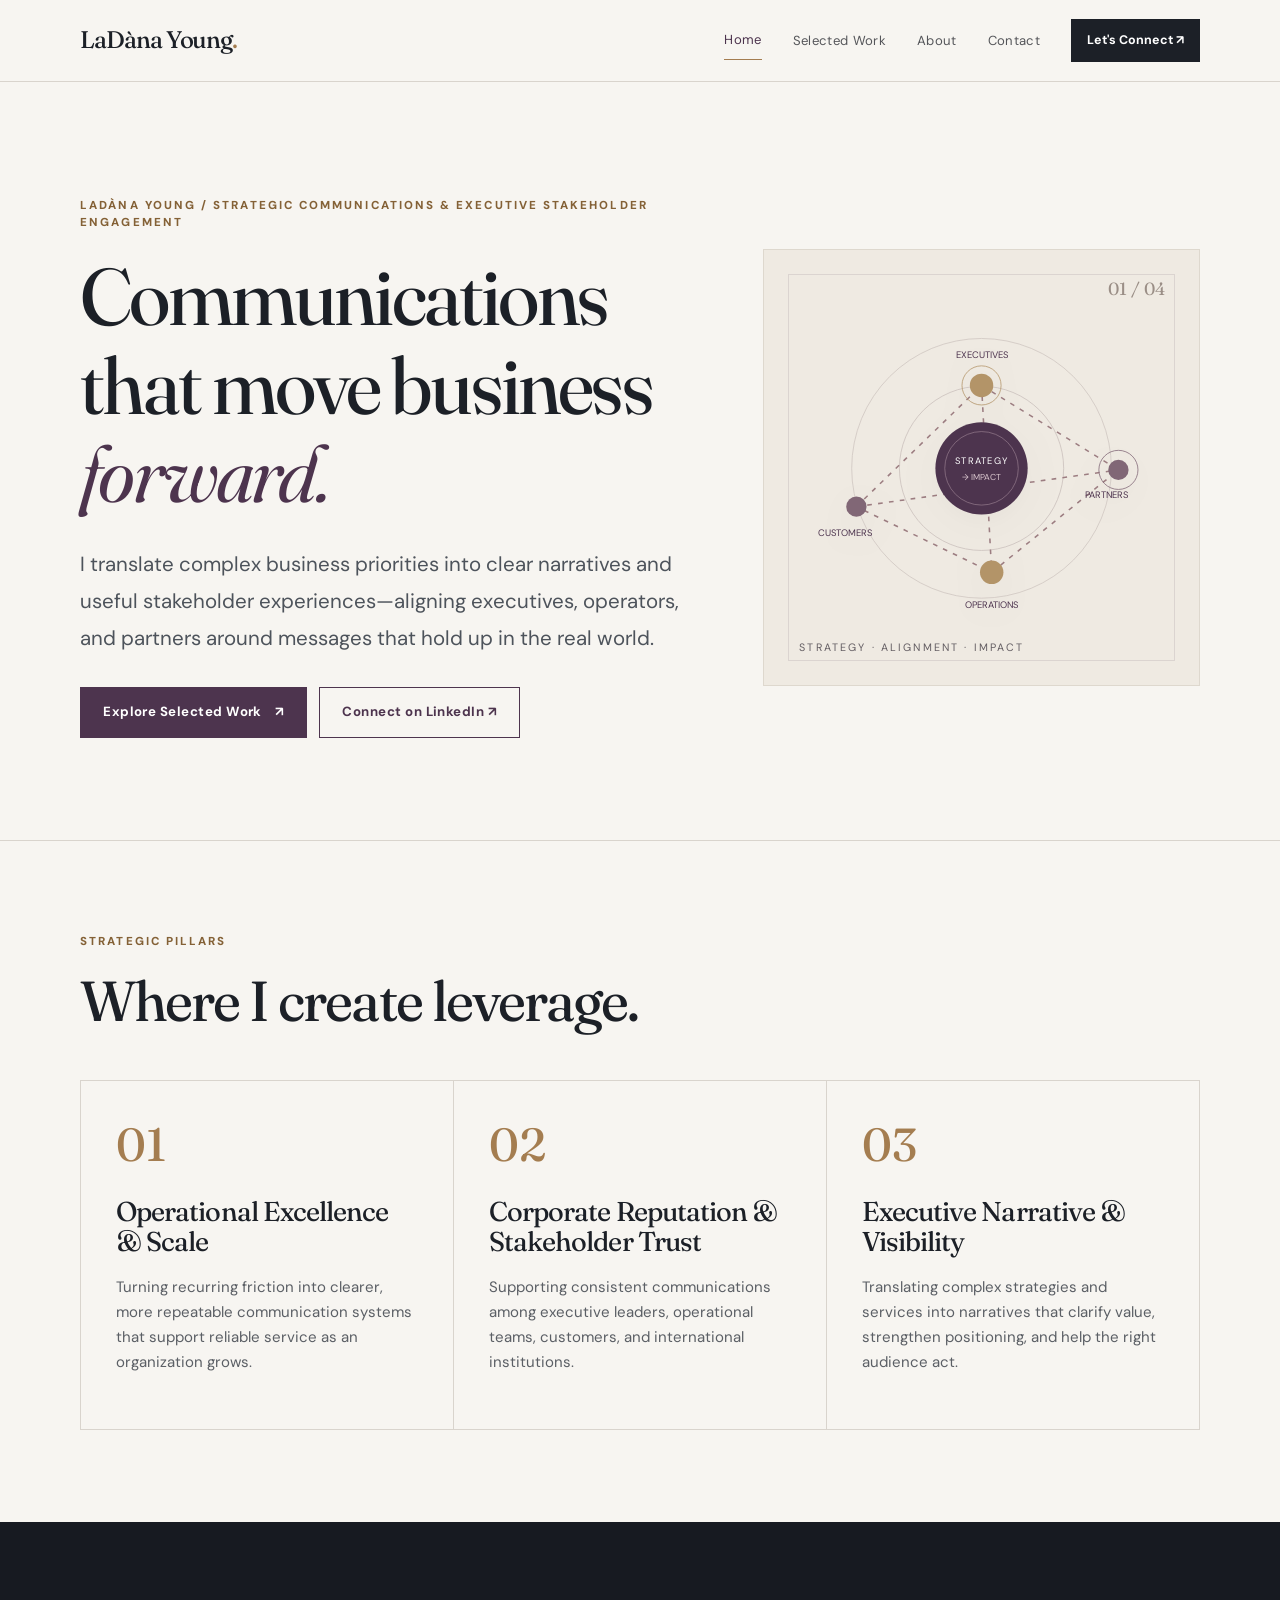
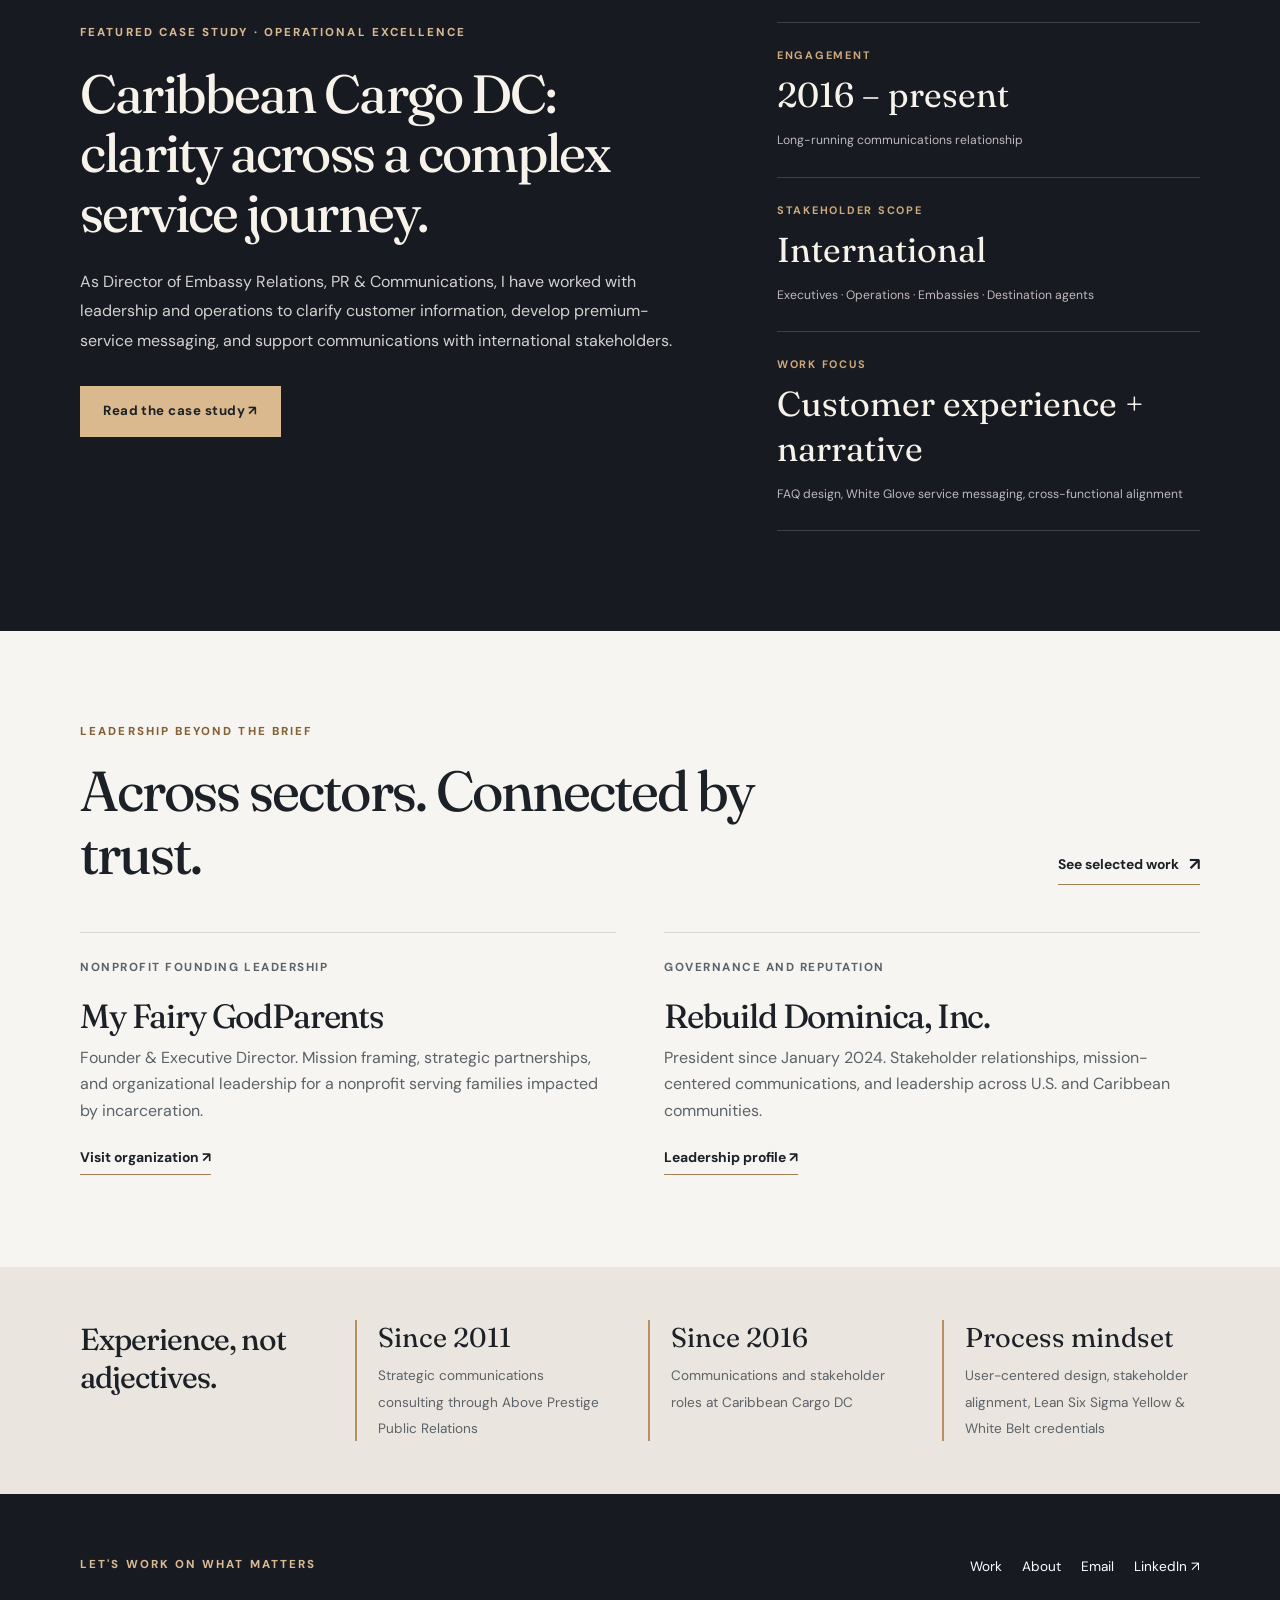
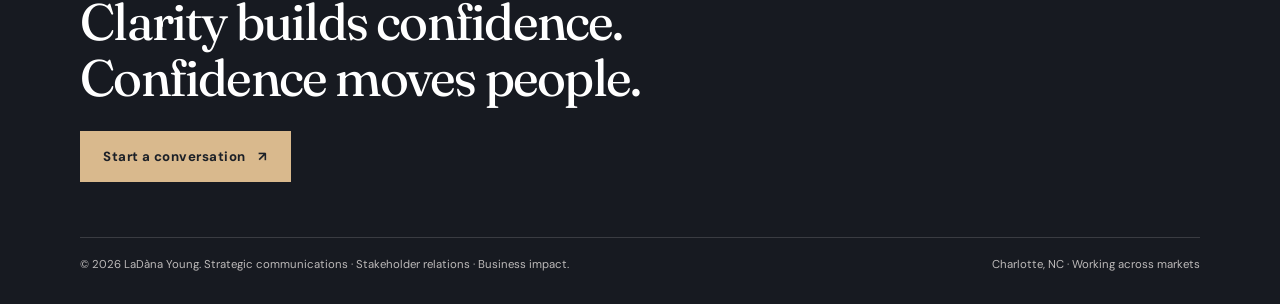
<file: index.html>
<!doctype html><html lang="en"><head><meta charset="utf-8"><meta name="viewport" content="width=device-width, initial-scale=1"><meta name="color-scheme" content="light"><title>LaDàna Young | Strategic Communications &amp; Business Impact</title><meta name="description" content="Portfolio of LaDàna Young: strategic communications, executive messaging, customer experience, and cross-functional business leadership."><meta name="author" content="LaDàna Young"><meta property="og:type" content="website"><meta property="og:site_name" content="LaDàna Young"><meta property="og:title" content="LaDàna Young | Strategic Communications &amp; Business Impact"><meta property="og:description" content="Portfolio of LaDàna Young: strategic communications, executive messaging, customer experience, and cross-functional business leadership."><meta name="theme-color" content="#f7f5f1"><link rel="stylesheet" href="assets/style.css"><link rel="icon" href="assets/favicon.svg" type="image/svg+xml"></head><body><a class="skip" href="#main">Skip to content</a><header class="navshell"><div class="wrap navigation"><a class="brand" href="index.html">LaDàna Young<span class="brand-dot">.</span></a><nav id="primary-navigation" class="links" aria-label="Primary navigation"><a href="index.html" aria-current="page">Home</a><a href="work/index.html">Selected Work</a><a href="about/index.html">About</a><a href="contact/index.html">Contact</a><a class="navcta" href="https://www.linkedin.com/in/ladanayoung/" target="_blank" rel="noopener noreferrer">Let's Connect ↗</a></nav><button class="menu-toggle" type="button" aria-label="Open menu" aria-expanded="false" aria-controls="primary-navigation">☰</button></div></header><main id="main"><section class="hero"><div class="wrap hero-grid"><div><p class="eyebrow">LaDàna Young / Strategic Communications & Executive Stakeholder Engagement</p><h1>Communications that move business <em>forward.</em></h1><p class="lead">I translate complex business priorities into clear narratives and useful stakeholder experiences—aligning executives, operators, and partners around messages that hold up in the real world.</p><div class="buttons"><a class="btn primary" href="work/index.html">Explore Selected Work <span aria-hidden="true">↗</span></a><a class="btn ghost" href="https://www.linkedin.com/in/ladanayoung/" target="_blank" rel="noopener noreferrer">Connect on LinkedIn ↗</a></div></div><div class="hero-art"><svg class="network" viewBox="0 0 500 500" role="img" aria-label="Abstract network illustrating alignment among customers, operations, and leadership"><circle cx="250" cy="251" r="166" fill="none" stroke="#cfc6c1" stroke-width="1"/><circle cx="250" cy="251" r="105" fill="none" stroke="#c9bfbb" stroke-width="1"/><path class="slowflow" d="M90 300 L250 145 L425 253 L263 384 L90 300 M250 145 L263 384 M90 300 L425 253" fill="none" stroke="#9c7d81" stroke-width="2"/><circle cx="250" cy="251" r="59" fill="#4d344e"/><circle cx="250" cy="251" r="47" fill="none" stroke="#a9909e" stroke-width=".7"/><circle cx="250" cy="145" r="15" fill="#b39468"/><circle cx="90" cy="300" r="13" fill="#816776"/><circle cx="425" cy="253" r="13" fill="#816776"/><circle cx="263" cy="384" r="15" fill="#b39468"/><circle class="dotpulse" cx="250" cy="145" r="25" fill="none" stroke="#b39468"/><circle class="dotpulse" cx="425" cy="253" r="25" fill="none" stroke="#816776"/><text x="250" y="245" fill="#fff" font-family="DM Sans,Arial,sans-serif" font-size="12" letter-spacing="1.6" text-anchor="middle">STRATEGY</text><text x="250" y="266" fill="#dac6ce" font-family="DM Sans,Arial,sans-serif" font-size="11" text-anchor="middle">→ IMPACT</text><text x="250" y="110" fill="#4d344e" font-family="DM Sans,Arial,sans-serif" font-size="12" text-anchor="middle">EXECUTIVES</text><text x="76" y="338" fill="#4d344e" font-family="DM Sans,Arial,sans-serif" font-size="12" text-anchor="middle">CUSTOMERS</text><text x="410" y="289" fill="#4d344e" font-family="DM Sans,Arial,sans-serif" font-size="12" text-anchor="middle">PARTNERS</text><text x="263" y="430" fill="#4d344e" font-family="DM Sans,Arial,sans-serif" font-size="12" text-anchor="middle">OPERATIONS</text></svg><span class="art-num">01 / 04</span><span class="art-caption">Strategy · Alignment · Impact</span></div></div></section>
<section class="section line" aria-labelledby="pillars"><div class="wrap"><div class="section-head"><div><p class="eyebrow">Strategic pillars</p><h2 id="pillars">Where I create leverage.</h2></div></div><div class="pillars"><article class="pillar"><span class="number">01</span><h3>Operational Excellence & Scale</h3><p>Turning recurring friction into clearer, more repeatable communication systems that support reliable service as an organization grows.</p></article><article class="pillar"><span class="number">02</span><h3>Corporate Reputation & Stakeholder Trust</h3><p>Supporting consistent communications among executive leaders, operational teams, customers, and international institutions.</p></article><article class="pillar"><span class="number">03</span><h3>Executive Narrative & Visibility</h3><p>Translating complex strategies and services into narratives that clarify value, strengthen positioning, and help the right audience act.</p></article></div></div></section>
<section class="featured dark" aria-labelledby="featured-heading"><div class="wrap featured-grid"><div><p class="eyebrow light">Featured case study · Operational excellence</p><h2 id="featured-heading">Caribbean Cargo DC: clarity across a complex service journey.</h2><p>As Director of Embassy Relations, PR & Communications, I have worked with leadership and operations to clarify customer information, develop premium-service messaging, and support communications with international stakeholders.</p><div class="buttons"><a class="btn lightbtn" href="work/caribbean-cargo-dc/index.html">Read the case study ↗</a></div></div><div class="stat-grid"><div class="stat"><small>Engagement</small><strong>2016 – present</strong><em>Long-running communications relationship</em></div><div class="stat"><small>Stakeholder scope</small><strong>International</strong><em>Executives · Operations · Embassies · Destination agents</em></div><div class="stat"><small>Work focus</small><strong>Customer experience + narrative</strong><em>FAQ design, White Glove service messaging, cross-functional alignment</em></div></div></div></section>
<section class="section" aria-labelledby="leadership"><div class="wrap"><div class="section-head"><div><p class="eyebrow">Leadership beyond the brief</p><h2 id="leadership">Across sectors. Connected by trust.</h2></div><a class="textlink" href="work/index.html">See selected work <span class="linkarrow">↗</span></a></div><div class="leadership-grid"><article class="mini-case"><p class="tagline">Nonprofit founding leadership</p><h3>My Fairy GodParents</h3><p>Founder & Executive Director. Mission framing, strategic partnerships, and organizational leadership for a nonprofit serving families impacted by incarceration.</p><a class="textlink" href="https://myfairygodparents.org/" target="_blank" rel="noopener noreferrer">Visit organization ↗</a></article><article class="mini-case"><p class="tagline">Governance and reputation</p><h3>Rebuild Dominica, Inc.</h3><p>President since January 2024. Stakeholder relationships, mission-centered communications, and leadership across U.S. and Caribbean communities.</p><a class="textlink" href="https://rebuilddominica.org/about/" target="_blank" rel="noopener noreferrer">Leadership profile ↗</a></article></div></div></section>
<section class="proof"><div class="wrap proof-grid"><h2>Experience, not adjectives.</h2><div class="proof-item"><strong>Since 2011</strong><span>Strategic communications consulting through Above Prestige Public Relations</span></div><div class="proof-item"><strong>Since 2016</strong><span>Communications and stakeholder roles at Caribbean Cargo DC</span></div><div class="proof-item"><strong>Process mindset</strong><span>User-centered design, stakeholder alignment, Lean Six Sigma Yellow & White Belt credentials</span></div></div></section></main><footer class="footer"><div class="wrap"><div class="foot-grid"><div><p class="eyebrow light">Let's work on what matters</p><h2>Clarity builds confidence.<br>Confidence moves people.</h2><a class="btn lightbtn" href="contact/index.html">Start a conversation <span aria-hidden="true">↗</span></a></div><nav class="footer-nav" aria-label="Footer navigation"><a href="work/index.html">Work</a><a href="about/index.html">About</a><a href="mailto:ladana.drigo@gmail.com">Email</a><a href="https://www.linkedin.com/in/ladanayoung/" target="_blank" rel="noopener noreferrer">LinkedIn ↗</a></nav></div><div class="foot-bottom"><span>© 2026 LaDàna Young. Strategic communications · Stakeholder relations · Business impact.</span><span>Charlotte, NC · Working across markets</span></div></div></footer><script src="assets/main.js" defer></script></body></html>
</file>
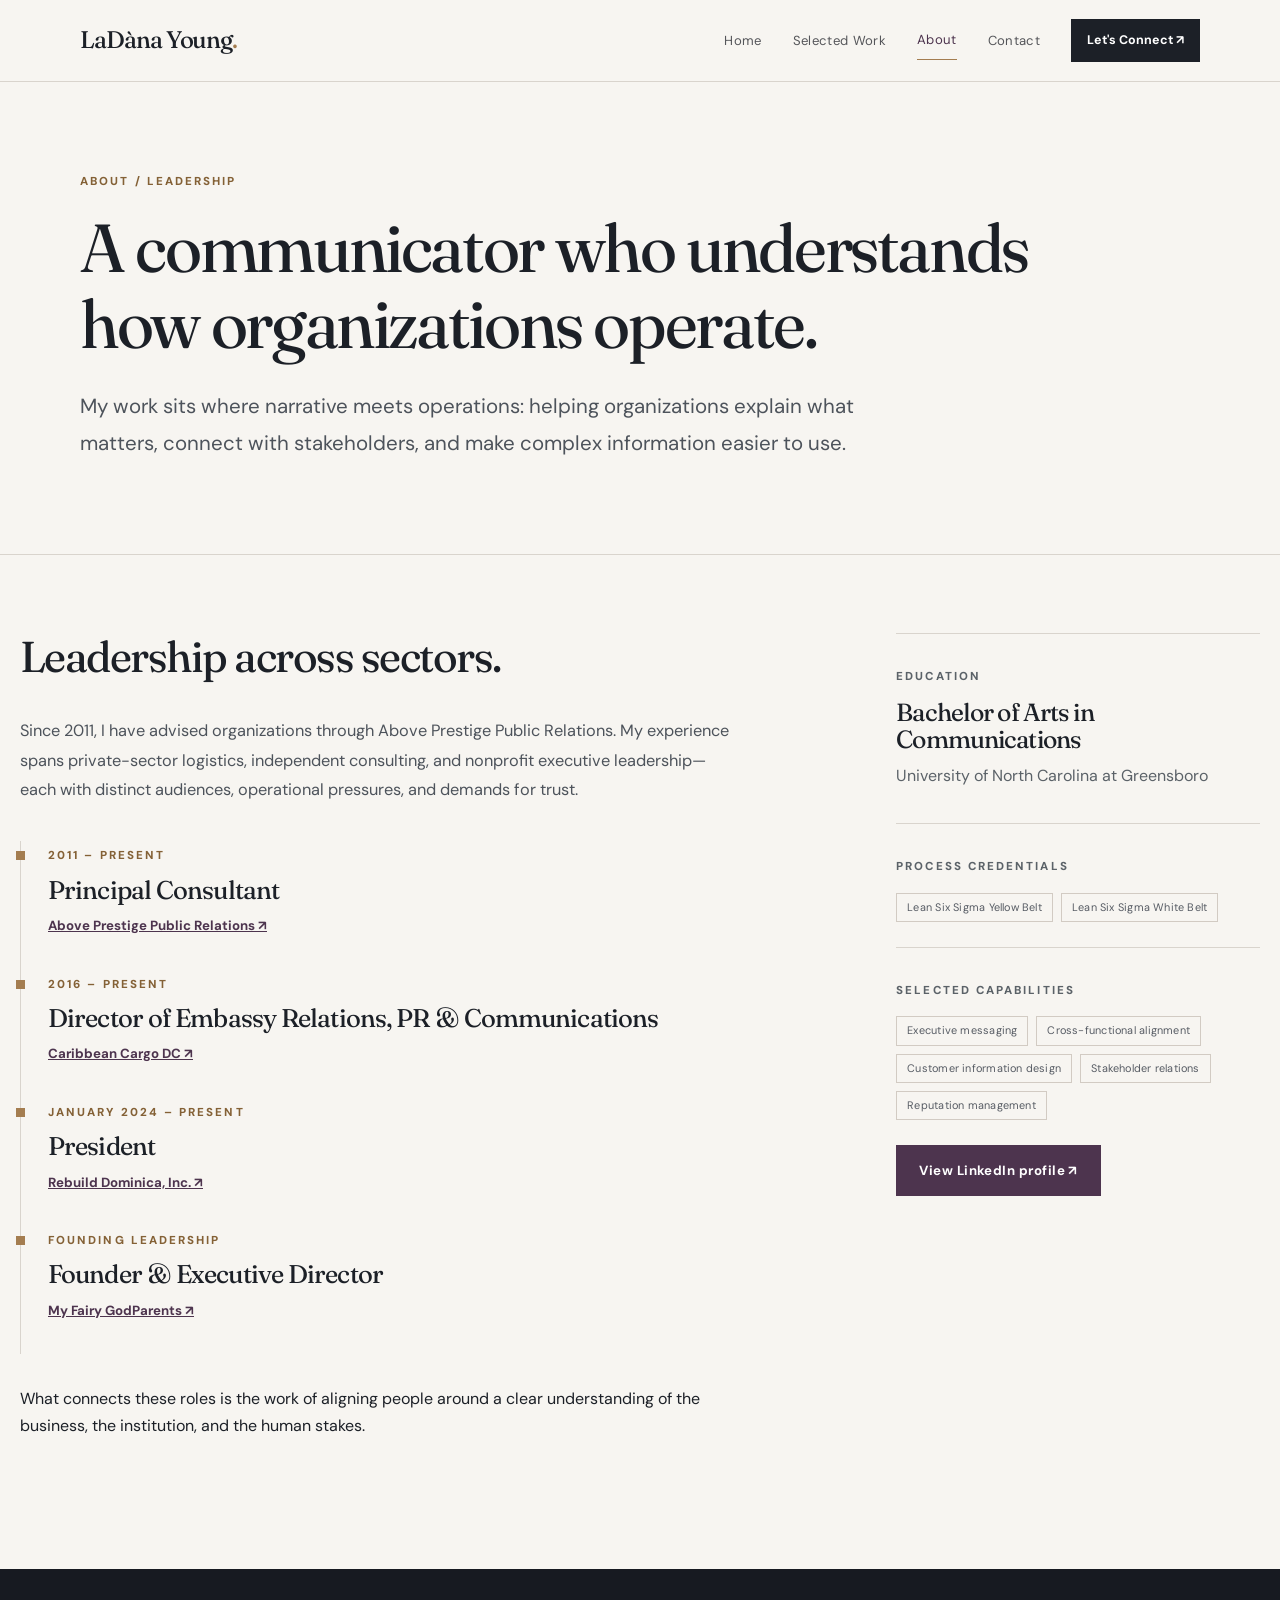
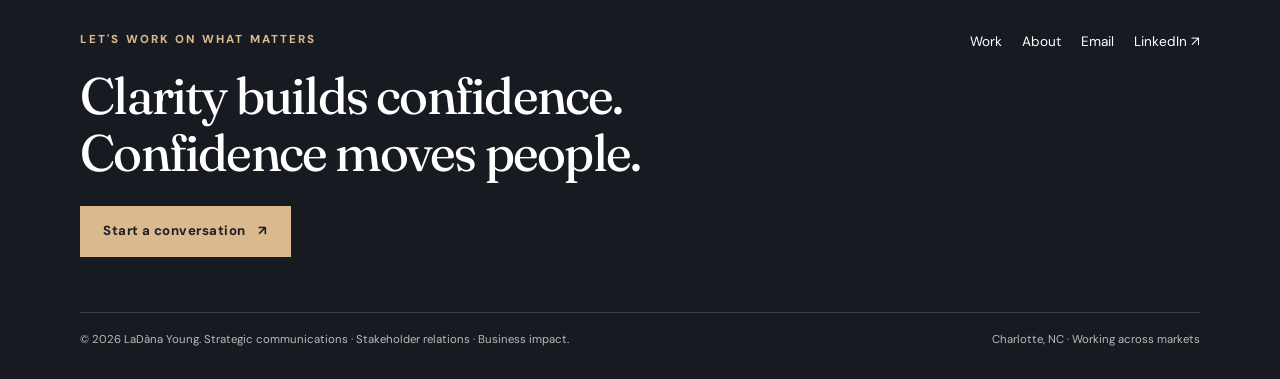
<file: about/index.html>
<!doctype html><html lang="en"><head><meta charset="utf-8"><meta name="viewport" content="width=device-width, initial-scale=1"><meta name="color-scheme" content="light"><title>About | LaDàna Young</title><meta name="description" content="Strategic communications leadership profile of LaDàna Young, including cross-functional experience, consulting, and nonprofit leadership."><meta name="author" content="LaDàna Young"><meta property="og:type" content="website"><meta property="og:site_name" content="LaDàna Young"><meta property="og:title" content="About | LaDàna Young"><meta property="og:description" content="Strategic communications leadership profile of LaDàna Young, including cross-functional experience, consulting, and nonprofit leadership."><meta name="theme-color" content="#f7f5f1"><link rel="stylesheet" href="../assets/style.css"><link rel="icon" href="../assets/favicon.svg" type="image/svg+xml"></head><body><a class="skip" href="#main">Skip to content</a><header class="navshell"><div class="wrap navigation"><a class="brand" href="../index.html">LaDàna Young<span class="brand-dot">.</span></a><nav id="primary-navigation" class="links" aria-label="Primary navigation"><a href="../index.html">Home</a><a href="../work/index.html">Selected Work</a><a href="../about/index.html" aria-current="page">About</a><a href="../contact/index.html">Contact</a><a class="navcta" href="https://www.linkedin.com/in/ladanayoung/" target="_blank" rel="noopener noreferrer">Let's Connect ↗</a></nav><button class="menu-toggle" type="button" aria-label="Open menu" aria-expanded="false" aria-controls="primary-navigation">☰</button></div></header><main id="main"><section class="pagehero"><div class="wrap"><p class="eyebrow">About / Leadership</p><h1>A communicator who understands how organizations operate.</h1><p class="lead">My work sits where narrative meets operations: helping organizations explain what matters, connect with stakeholders, and make complex information easier to use.</p></div></section><section class="wrap about-grid"><div><h2>Leadership across sectors.</h2><p class="lead" style="font-size:1.02rem">Since 2011, I have advised organizations through Above Prestige Public Relations. My experience spans private-sector logistics, independent consulting, and nonprofit executive leadership—each with distinct audiences, operational pressures, and demands for trust.</p><ol class="timeline"><li><span class="eyebrow">2011 – present</span><h3>Principal Consultant</h3><a href="https://aboveprestigepr.com/" target="_blank" rel="noopener noreferrer">Above Prestige Public Relations ↗</a></li><li><span class="eyebrow">2016 – present</span><h3>Director of Embassy Relations, PR & Communications</h3><a href="https://caribbeancargodc.com/about-us/" target="_blank" rel="noopener noreferrer">Caribbean Cargo DC ↗</a></li><li><span class="eyebrow">January 2024 – present</span><h3>President</h3><a href="https://rebuilddominica.org/about/" target="_blank" rel="noopener noreferrer">Rebuild Dominica, Inc. ↗</a></li><li><span class="eyebrow">Founding leadership</span><h3>Founder & Executive Director</h3><a href="https://myfairygodparents.org/" target="_blank" rel="noopener noreferrer">My Fairy GodParents ↗</a></li></ol><p>What connects these roles is the work of aligning people around a clear understanding of the business, the institution, and the human stakes.</p></div><aside><div class="credentials"><p class="eyebrow">Education</p><h3 style="font-size:1.55rem;margin:14px 0 4px">Bachelor of Arts in Communications</h3><p>University of North Carolina at Greensboro</p></div><div class="credentials"><p class="eyebrow">Process credentials</p><div class="chips"><span class="chip">Lean Six Sigma Yellow Belt</span><span class="chip">Lean Six Sigma White Belt</span></div></div><div class="credentials"><p class="eyebrow">Selected capabilities</p><div class="chips"><span class="chip">Executive messaging</span><span class="chip">Cross-functional alignment</span><span class="chip">Customer information design</span><span class="chip">Stakeholder relations</span><span class="chip">Reputation management</span></div></div><a class="btn primary" href="https://www.linkedin.com/in/ladanayoung/" target="_blank" rel="noopener noreferrer">View LinkedIn profile ↗</a></aside></section></main><footer class="footer"><div class="wrap"><div class="foot-grid"><div><p class="eyebrow light">Let's work on what matters</p><h2>Clarity builds confidence.<br>Confidence moves people.</h2><a class="btn lightbtn" href="../contact/index.html">Start a conversation <span aria-hidden="true">↗</span></a></div><nav class="footer-nav" aria-label="Footer navigation"><a href="../work/index.html">Work</a><a href="../about/index.html">About</a><a href="mailto:ladana.drigo@gmail.com">Email</a><a href="https://www.linkedin.com/in/ladanayoung/" target="_blank" rel="noopener noreferrer">LinkedIn ↗</a></nav></div><div class="foot-bottom"><span>© 2026 LaDàna Young. Strategic communications · Stakeholder relations · Business impact.</span><span>Charlotte, NC · Working across markets</span></div></div></footer><script src="../assets/main.js" defer></script></body></html>
</file>
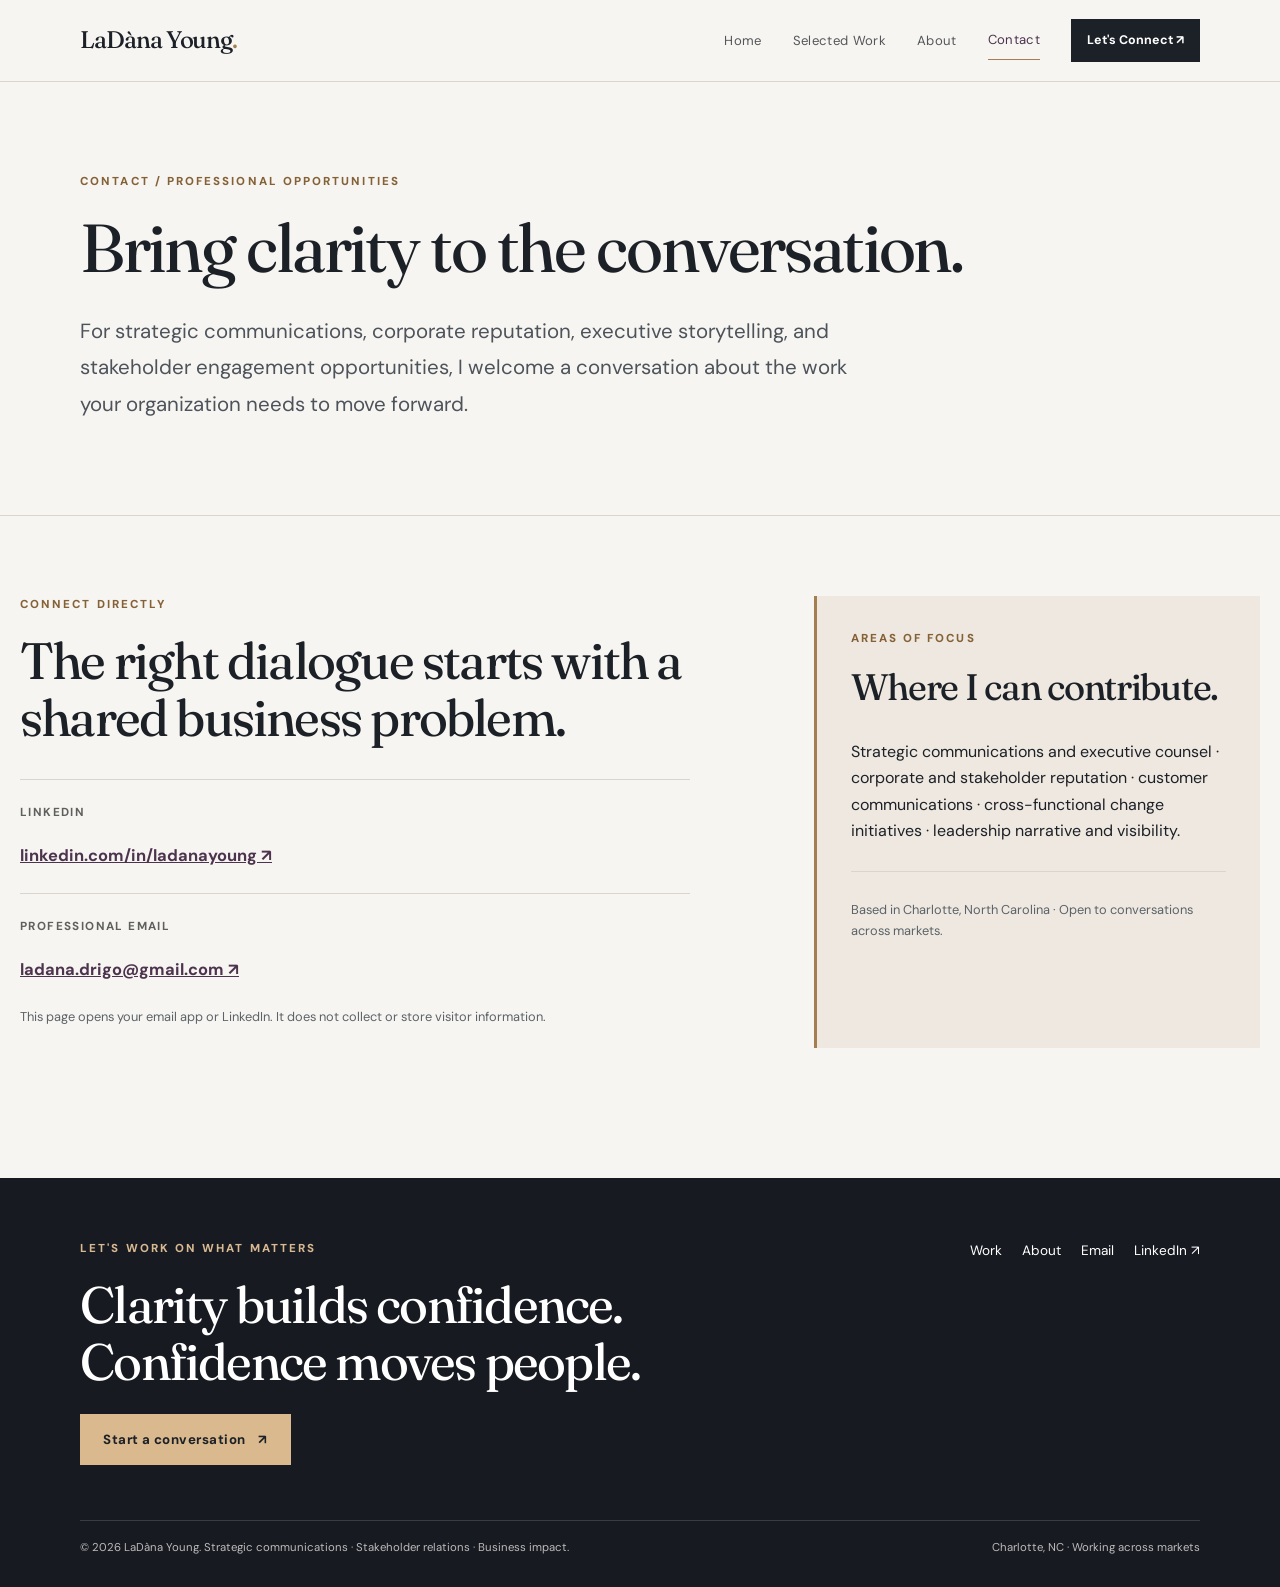
<file: contact/index.html>
<!doctype html><html lang="en"><head><meta charset="utf-8"><meta name="viewport" content="width=device-width, initial-scale=1"><meta name="color-scheme" content="light"><title>Contact | LaDàna Young</title><meta name="description" content="Connect with LaDàna Young about strategic communications and executive stakeholder engagement opportunities."><meta name="author" content="LaDàna Young"><meta property="og:type" content="website"><meta property="og:site_name" content="LaDàna Young"><meta property="og:title" content="Contact | LaDàna Young"><meta property="og:description" content="Connect with LaDàna Young about strategic communications and executive stakeholder engagement opportunities."><meta name="theme-color" content="#f7f5f1"><link rel="stylesheet" href="../assets/style.css"><link rel="icon" href="../assets/favicon.svg" type="image/svg+xml"></head><body><a class="skip" href="#main">Skip to content</a><header class="navshell"><div class="wrap navigation"><a class="brand" href="../index.html">LaDàna Young<span class="brand-dot">.</span></a><nav id="primary-navigation" class="links" aria-label="Primary navigation"><a href="../index.html">Home</a><a href="../work/index.html">Selected Work</a><a href="../about/index.html">About</a><a href="../contact/index.html" aria-current="page">Contact</a><a class="navcta" href="https://www.linkedin.com/in/ladanayoung/" target="_blank" rel="noopener noreferrer">Let's Connect ↗</a></nav><button class="menu-toggle" type="button" aria-label="Open menu" aria-expanded="false" aria-controls="primary-navigation">☰</button></div></header><main id="main"><section class="pagehero"><div class="wrap"><p class="eyebrow">Contact / Professional opportunities</p><h1>Bring clarity to the conversation.</h1><p class="lead">For strategic communications, corporate reputation, executive storytelling, and stakeholder engagement opportunities, I welcome a conversation about the work your organization needs to move forward.</p></div></section><section class="wrap contact-layout"><div><p class="eyebrow">Connect directly</p><h2 style="font-size:clamp(2.5rem,4vw,4rem);margin:16px 0 32px">The right dialogue starts with a shared business problem.</h2><div class="contact-card"><p class="work-label">LinkedIn</p><a href="https://www.linkedin.com/in/ladanayoung/" target="_blank" rel="noopener noreferrer">linkedin.com/in/ladanayoung ↗</a></div><div class="contact-card"><p class="work-label">Professional email</p><a href="mailto:ladana.drigo@gmail.com">ladana.drigo@gmail.com ↗</a></div><p class="note">This page opens your email app or LinkedIn. It does not collect or store visitor information.</p></div><aside class="cta-box"><p class="eyebrow">Areas of focus</p><h2>Where I can contribute.</h2><p>Strategic communications and executive counsel · corporate and stakeholder reputation · customer communications · cross-functional change initiatives · leadership narrative and visibility.</p><div class="visual-rule"></div><p class="note">Based in Charlotte, North Carolina · Open to conversations across markets.</p></aside></section></main><footer class="footer"><div class="wrap"><div class="foot-grid"><div><p class="eyebrow light">Let's work on what matters</p><h2>Clarity builds confidence.<br>Confidence moves people.</h2><a class="btn lightbtn" href="../contact/index.html">Start a conversation <span aria-hidden="true">↗</span></a></div><nav class="footer-nav" aria-label="Footer navigation"><a href="../work/index.html">Work</a><a href="../about/index.html">About</a><a href="mailto:ladana.drigo@gmail.com">Email</a><a href="https://www.linkedin.com/in/ladanayoung/" target="_blank" rel="noopener noreferrer">LinkedIn ↗</a></nav></div><div class="foot-bottom"><span>© 2026 LaDàna Young. Strategic communications · Stakeholder relations · Business impact.</span><span>Charlotte, NC · Working across markets</span></div></div></footer><script src="../assets/main.js" defer></script></body></html>
</file>
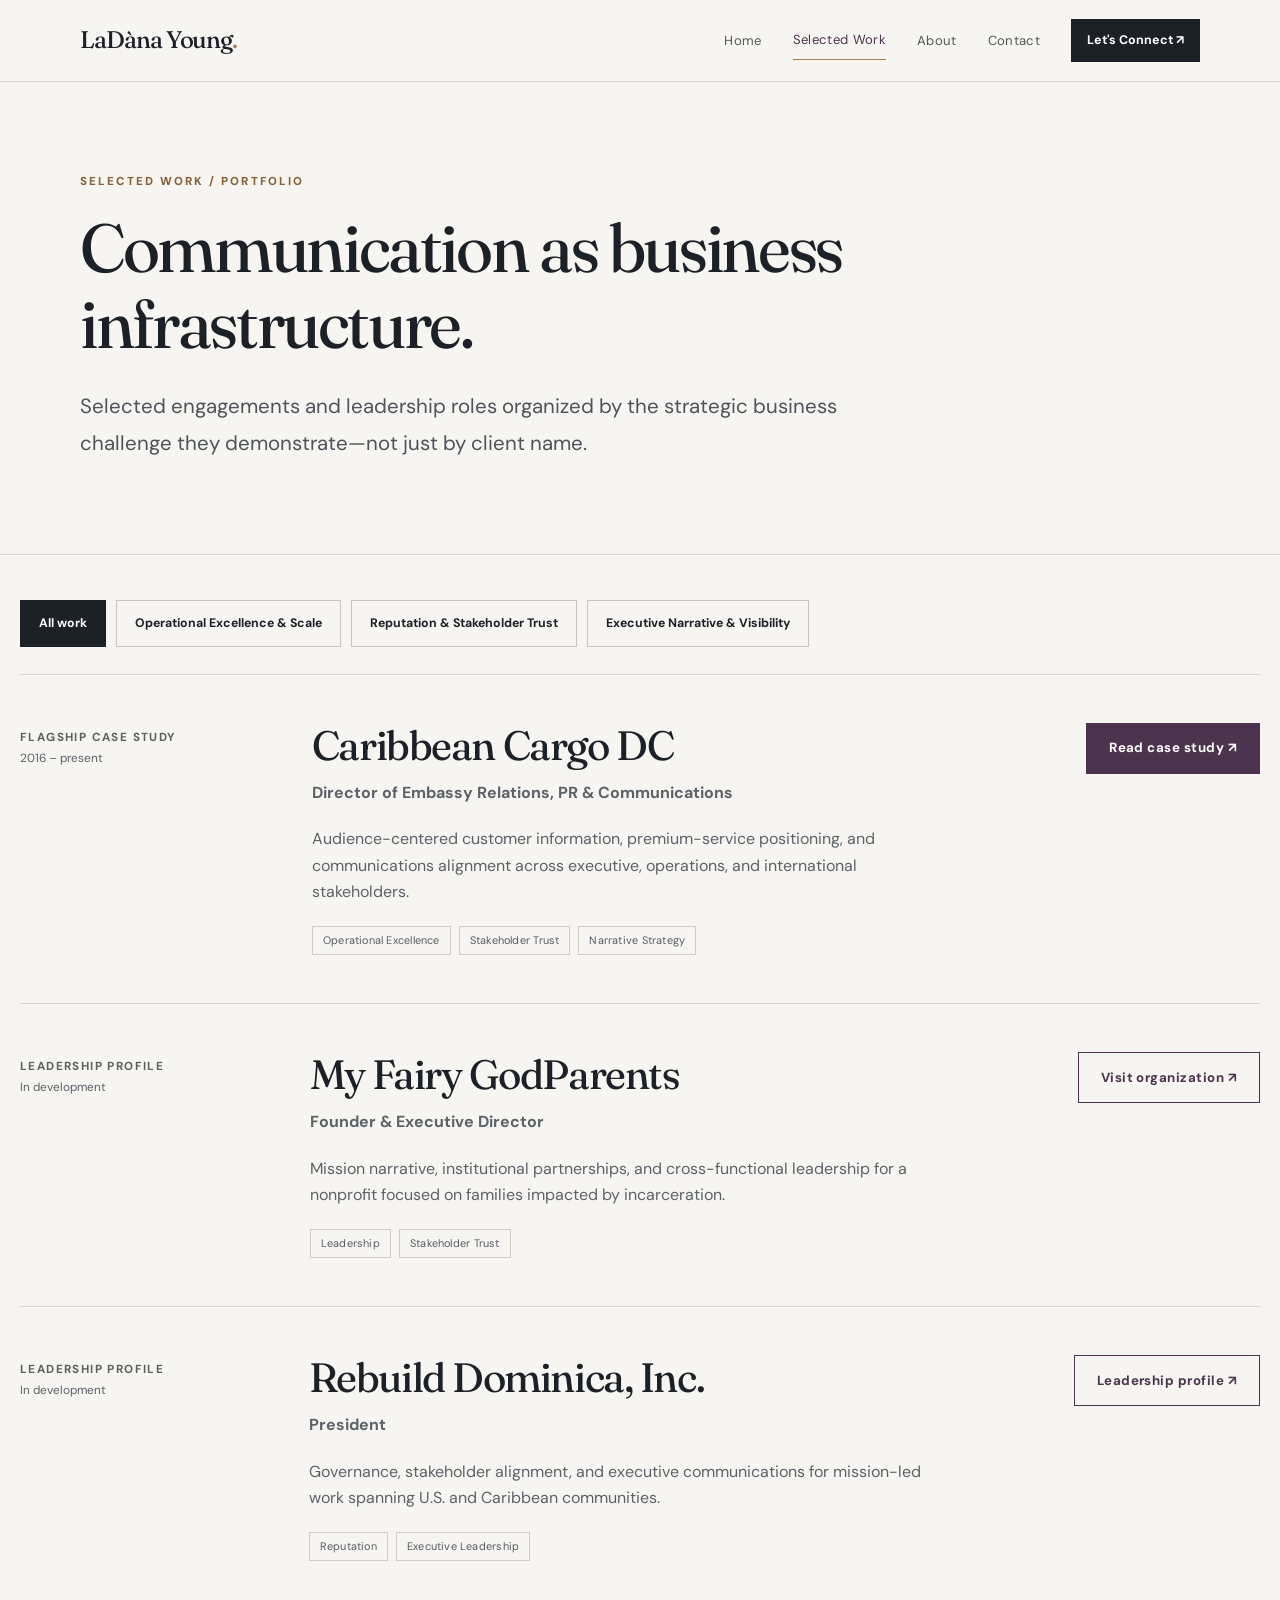
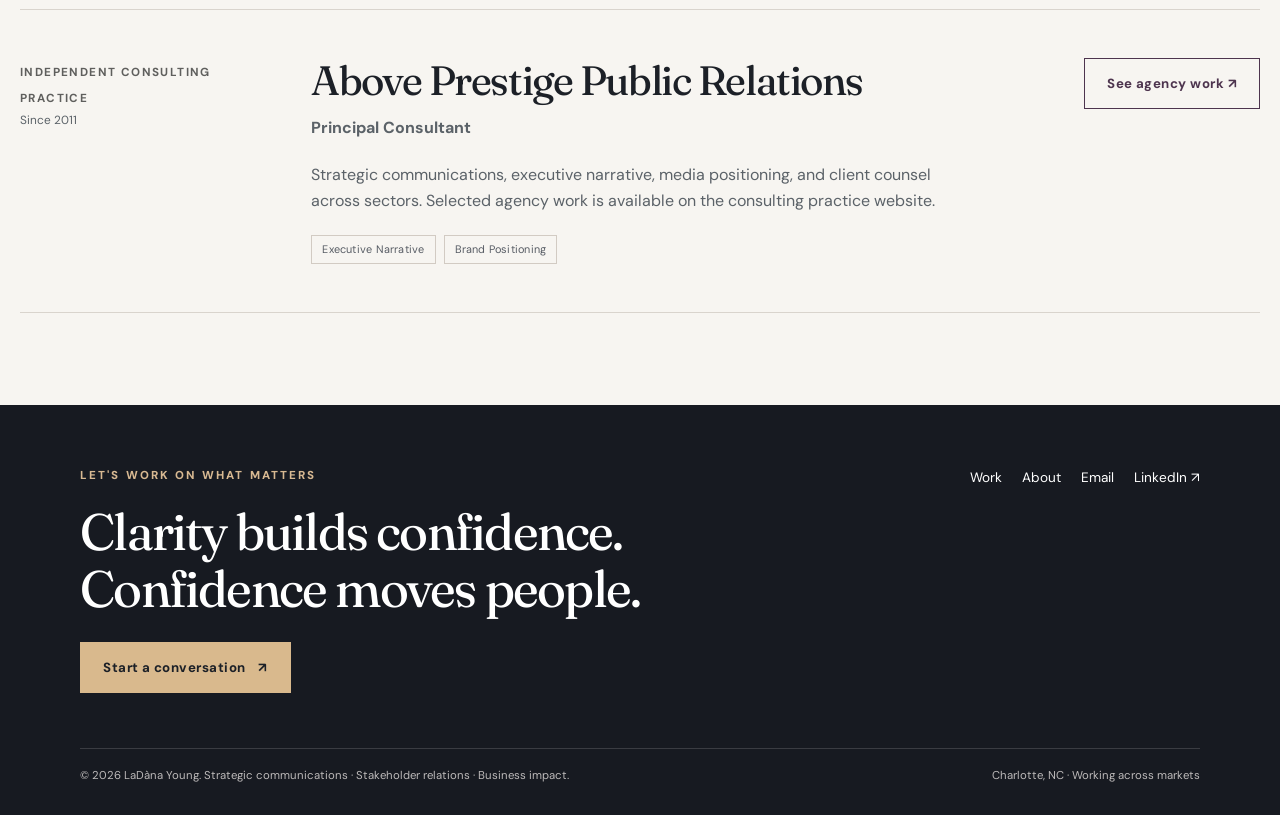
<file: work/index.html>
<!doctype html><html lang="en"><head><meta charset="utf-8"><meta name="viewport" content="width=device-width, initial-scale=1"><meta name="color-scheme" content="light"><title>Selected Work | LaDàna Young</title><meta name="description" content="Explore selected strategic communications work across operational excellence, reputation and executive visibility."><meta name="author" content="LaDàna Young"><meta property="og:type" content="website"><meta property="og:site_name" content="LaDàna Young"><meta property="og:title" content="Selected Work | LaDàna Young"><meta property="og:description" content="Explore selected strategic communications work across operational excellence, reputation and executive visibility."><meta name="theme-color" content="#f7f5f1"><link rel="stylesheet" href="../assets/style.css"><link rel="icon" href="../assets/favicon.svg" type="image/svg+xml"></head><body><a class="skip" href="#main">Skip to content</a><header class="navshell"><div class="wrap navigation"><a class="brand" href="../index.html">LaDàna Young<span class="brand-dot">.</span></a><nav id="primary-navigation" class="links" aria-label="Primary navigation"><a href="../index.html">Home</a><a href="../work/index.html" aria-current="page">Selected Work</a><a href="../about/index.html">About</a><a href="../contact/index.html">Contact</a><a class="navcta" href="https://www.linkedin.com/in/ladanayoung/" target="_blank" rel="noopener noreferrer">Let's Connect ↗</a></nav><button class="menu-toggle" type="button" aria-label="Open menu" aria-expanded="false" aria-controls="primary-navigation">☰</button></div></header><main id="main"><section class="pagehero"><div class="wrap"><p class="eyebrow">Selected work / Portfolio</p><h1>Communication as business infrastructure.</h1><p class="lead">Selected engagements and leadership roles organized by the strategic business challenge they demonstrate—not just by client name.</p></div></section><section class="wrap section" style="padding-top:18px"><div class="filter-row" role="group" aria-label="Filter projects by strategy"><button type="button" class="filter" data-filter="all" aria-pressed="true">All work</button><button type="button" class="filter" data-filter="operations" aria-pressed="false">Operational Excellence & Scale</button><button type="button" class="filter" data-filter="reputation" aria-pressed="false">Reputation & Stakeholder Trust</button><button type="button" class="filter" data-filter="narrative" aria-pressed="false">Executive Narrative & Visibility</button></div>
<article class="work-item" data-pillars="operations reputation narrative"><div><span class="work-label">Flagship case study</span><p class="work-meta">2016 – present</p></div><div><h2>Caribbean Cargo DC</h2><p><strong>Director of Embassy Relations, PR & Communications</strong></p><p>Audience-centered customer information, premium-service positioning, and communications alignment across executive, operations, and international stakeholders.</p><div class="chips"><span class="chip">Operational Excellence</span><span class="chip">Stakeholder Trust</span><span class="chip">Narrative Strategy</span></div></div><a class="btn primary" href="caribbean-cargo-dc/index.html">Read case study ↗</a></article>
<article class="work-item" data-pillars="reputation narrative"><div><span class="work-label">Leadership profile</span><p class="work-meta">In development</p></div><div><h2>My Fairy GodParents</h2><p><strong>Founder & Executive Director</strong></p><p>Mission narrative, institutional partnerships, and cross-functional leadership for a nonprofit focused on families impacted by incarceration.</p><div class="chips"><span class="chip">Leadership</span><span class="chip">Stakeholder Trust</span></div></div><a class="btn ghost" href="https://myfairygodparents.org/" target="_blank" rel="noopener noreferrer">Visit organization ↗</a></article>
<article class="work-item" data-pillars="reputation narrative"><div><span class="work-label">Leadership profile</span><p class="work-meta">In development</p></div><div><h2>Rebuild Dominica, Inc.</h2><p><strong>President</strong></p><p>Governance, stakeholder alignment, and executive communications for mission-led work spanning U.S. and Caribbean communities.</p><div class="chips"><span class="chip">Reputation</span><span class="chip">Executive Leadership</span></div></div><a class="btn ghost" href="https://rebuilddominica.org/about/" target="_blank" rel="noopener noreferrer">Leadership profile ↗</a></article>
<article class="work-item" data-pillars="narrative reputation"><div><span class="work-label">Independent consulting practice</span><p class="work-meta">Since 2011</p></div><div><h2>Above Prestige Public Relations</h2><p><strong>Principal Consultant</strong></p><p>Strategic communications, executive narrative, media positioning, and client counsel across sectors. Selected agency work is available on the consulting practice website.</p><div class="chips"><span class="chip">Executive Narrative</span><span class="chip">Brand Positioning</span></div></div><a class="btn ghost" href="https://aboveprestigepr.com/work" target="_blank" rel="noopener noreferrer">See agency work ↗</a></article></section></main><footer class="footer"><div class="wrap"><div class="foot-grid"><div><p class="eyebrow light">Let's work on what matters</p><h2>Clarity builds confidence.<br>Confidence moves people.</h2><a class="btn lightbtn" href="../contact/index.html">Start a conversation <span aria-hidden="true">↗</span></a></div><nav class="footer-nav" aria-label="Footer navigation"><a href="../work/index.html">Work</a><a href="../about/index.html">About</a><a href="mailto:ladana.drigo@gmail.com">Email</a><a href="https://www.linkedin.com/in/ladanayoung/" target="_blank" rel="noopener noreferrer">LinkedIn ↗</a></nav></div><div class="foot-bottom"><span>© 2026 LaDàna Young. Strategic communications · Stakeholder relations · Business impact.</span><span>Charlotte, NC · Working across markets</span></div></div></footer><script src="../assets/main.js" defer></script></body></html>
</file>
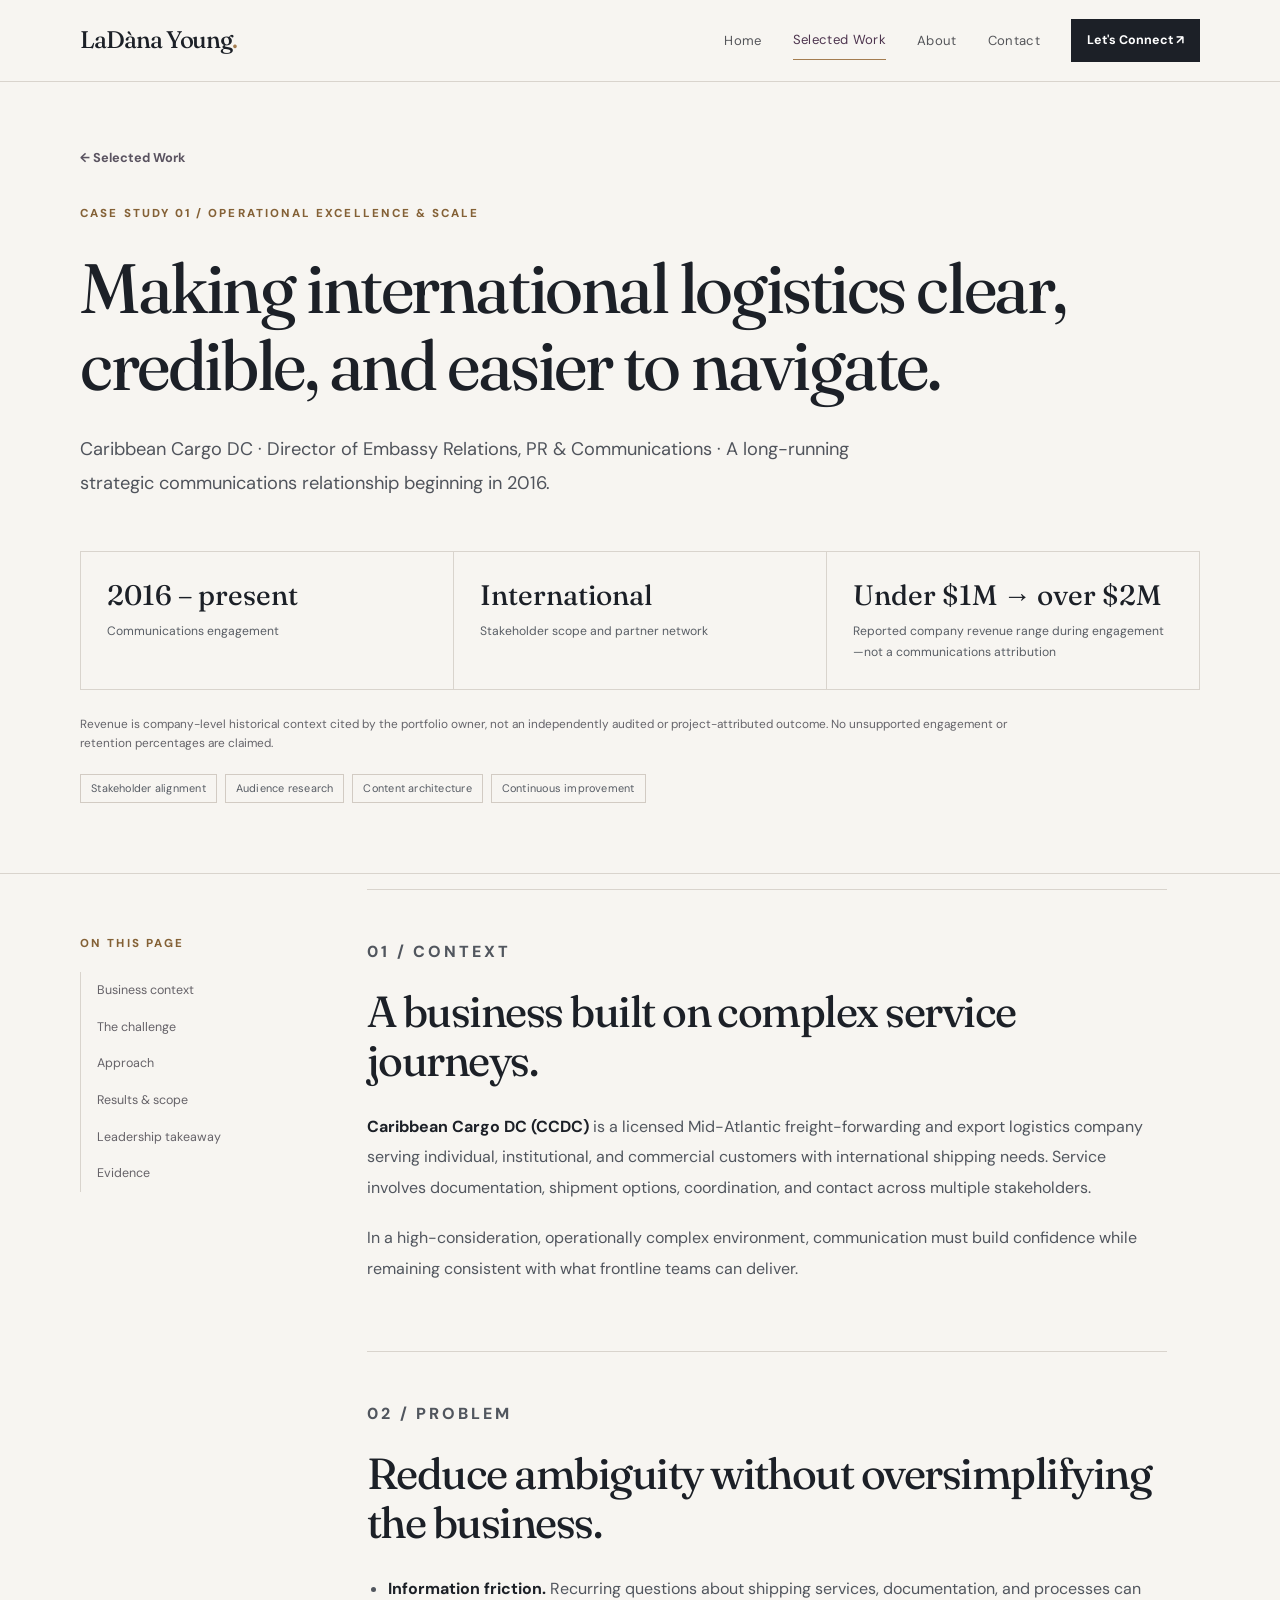
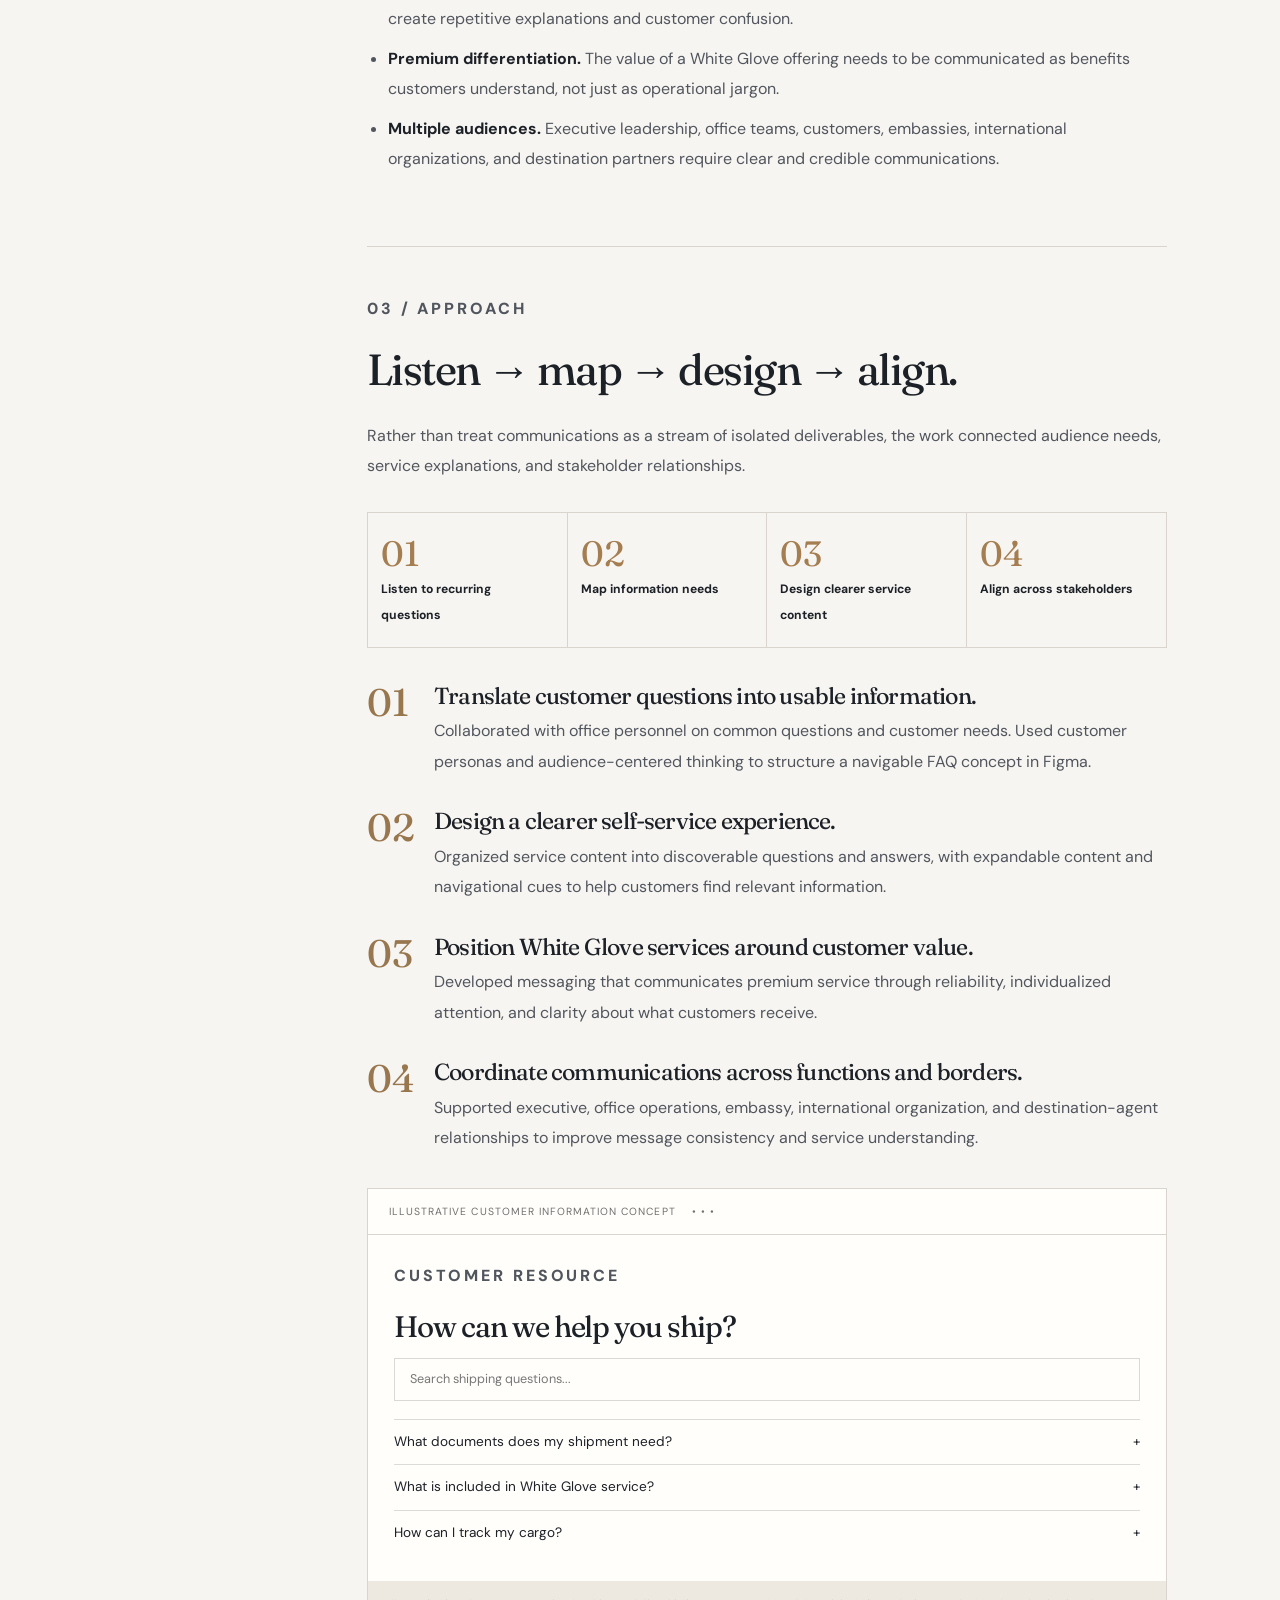
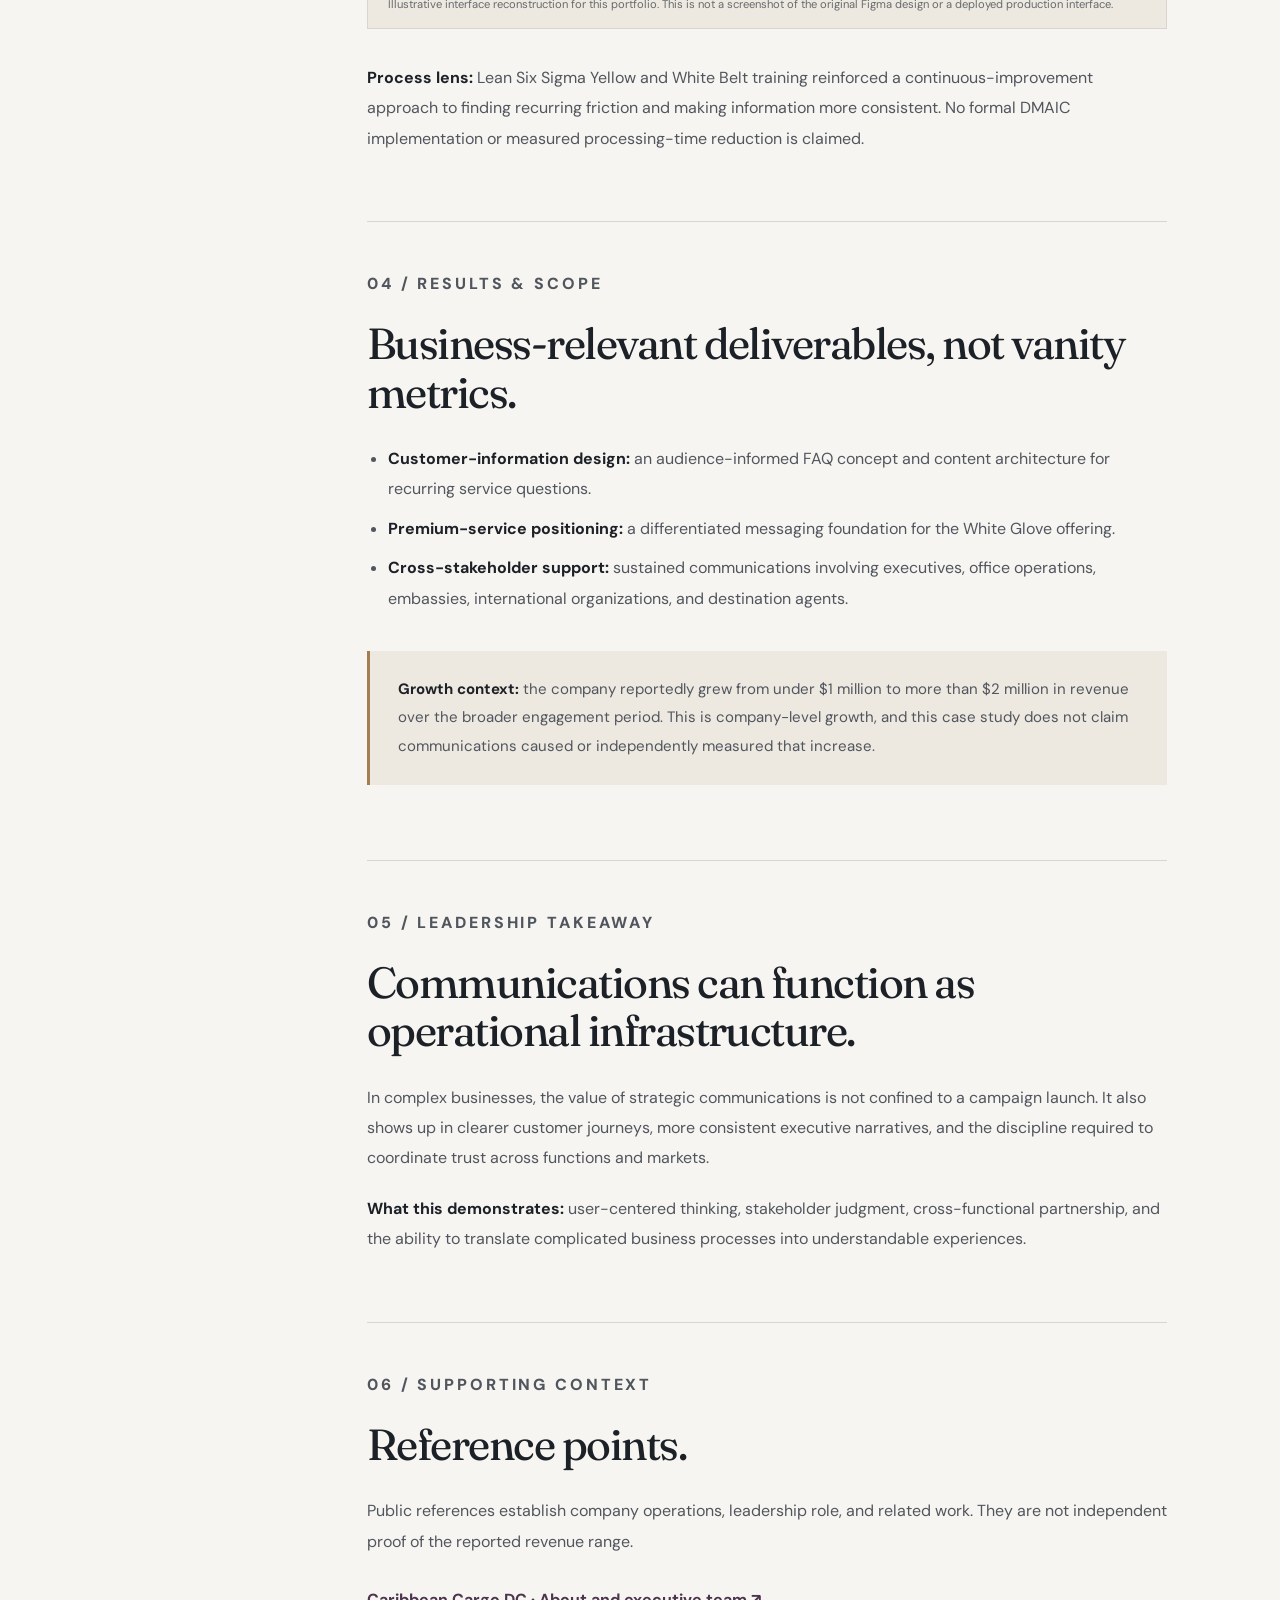
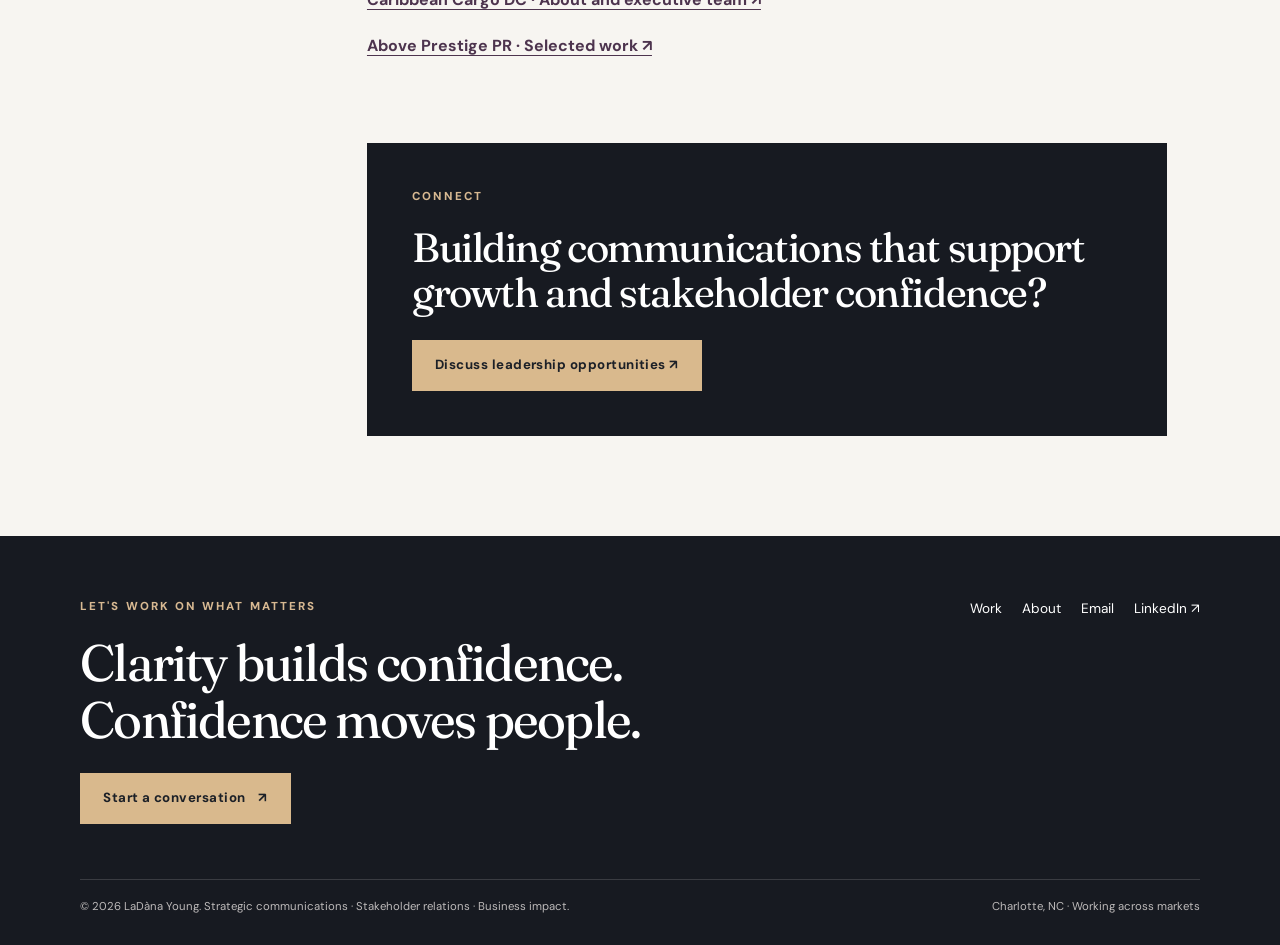
<file: work/caribbean-cargo-dc/index.html>
<!doctype html><html lang="en"><head><meta charset="utf-8"><meta name="viewport" content="width=device-width, initial-scale=1"><meta name="color-scheme" content="light"><title>Caribbean Cargo DC Case Study | LaDàna Young</title><meta name="description" content="A strategic communications case study in customer experience, premium-service messaging, and international stakeholder alignment for Caribbean Cargo DC."><meta name="author" content="LaDàna Young"><meta property="og:type" content="website"><meta property="og:site_name" content="LaDàna Young"><meta property="og:title" content="Caribbean Cargo DC Case Study | LaDàna Young"><meta property="og:description" content="A strategic communications case study in customer experience, premium-service messaging, and international stakeholder alignment for Caribbean Cargo DC."><meta name="theme-color" content="#f7f5f1"><link rel="stylesheet" href="../../assets/style.css"><link rel="icon" href="../../assets/favicon.svg" type="image/svg+xml"></head><body><a class="skip" href="#main">Skip to content</a><header class="navshell"><div class="wrap navigation"><a class="brand" href="../../index.html">LaDàna Young<span class="brand-dot">.</span></a><nav id="primary-navigation" class="links" aria-label="Primary navigation"><a href="../../index.html">Home</a><a href="../../work/index.html" aria-current="page">Selected Work</a><a href="../../about/index.html">About</a><a href="../../contact/index.html">Contact</a><a class="navcta" href="https://www.linkedin.com/in/ladanayoung/" target="_blank" rel="noopener noreferrer">Let's Connect ↗</a></nav><button class="menu-toggle" type="button" aria-label="Open menu" aria-expanded="false" aria-controls="primary-navigation">☰</button></div></header><main id="main"><section class="casehero"><div class="wrap"><a class="back" href="../index.html">← Selected Work</a><p class="eyebrow" style="margin-top:35px">Case study 01 / Operational Excellence & Scale</p><h1>Making international logistics clear, credible, and easier to navigate.</h1><p class="intro">Caribbean Cargo DC · Director of Embassy Relations, PR & Communications · A long-running strategic communications relationship beginning in 2016.</p><div class="keyfigures" aria-label="Case study at a glance"><div class="key"><strong>2016 – present</strong><span>Communications engagement</span></div><div class="key"><strong>International</strong><span>Stakeholder scope and partner network</span></div><div class="key"><strong>Under $1M → over $2M</strong><span>Reported company revenue range during engagement—not a communications attribution</span></div></div><p class="fineprint">Revenue is company-level historical context cited by the portfolio owner, not an independently audited or project-attributed outcome. No unsupported engagement or retention percentages are claimed.</p><div class="chips"><span class="chip">Stakeholder alignment</span><span class="chip">Audience research</span><span class="chip">Content architecture</span><span class="chip">Continuous improvement</span></div></div></section>
<div class="wrap case-layout"><aside class="toc"><p class="eyebrow">On this page</p><nav aria-label="Case study sections"><a href="#business-context">Business context</a><a href="#challenge">The challenge</a><a href="#approach">Approach</a><a href="#outcomes">Results & scope</a><a href="#leadership">Leadership takeaway</a><a href="#evidence">Evidence</a></nav></aside><article>
<section class="case-section" id="business-context"><p class="eyebrow">01 / Context</p><h2>A business built on complex service journeys.</h2><p><strong>Caribbean Cargo DC (CCDC)</strong> is a licensed Mid-Atlantic freight-forwarding and export logistics company serving individual, institutional, and commercial customers with international shipping needs. Service involves documentation, shipment options, coordination, and contact across multiple stakeholders.</p><p>In a high-consideration, operationally complex environment, communication must build confidence while remaining consistent with what frontline teams can deliver.</p></section>
<section class="case-section" id="challenge"><p class="eyebrow">02 / Problem</p><h2>Reduce ambiguity without oversimplifying the business.</h2><ul><li><strong>Information friction.</strong> Recurring questions about shipping services, documentation, and processes can create repetitive explanations and customer confusion.</li><li><strong>Premium differentiation.</strong> The value of a White Glove offering needs to be communicated as benefits customers understand, not just as operational jargon.</li><li><strong>Multiple audiences.</strong> Executive leadership, office teams, customers, embassies, international organizations, and destination partners require clear and credible communications.</li></ul></section>
<section class="case-section" id="approach"><p class="eyebrow">03 / Approach</p><h2>Listen → map → design → align.</h2><p>Rather than treat communications as a stream of isolated deliverables, the work connected audience needs, service explanations, and stakeholder relationships.</p><div class="steps"><div class="step"><strong>01</strong><span>Listen to recurring questions</span></div><div class="step"><strong>02</strong><span>Map information needs</span></div><div class="step"><strong>03</strong><span>Design clearer service content</span></div><div class="step"><strong>04</strong><span>Align across stakeholders</span></div></div>
<div class="initiative"><span class="n">01</span><div><h3>Translate customer questions into usable information.</h3><p>Collaborated with office personnel on common questions and customer needs. Used customer personas and audience-centered thinking to structure a navigable FAQ concept in Figma.</p></div></div>
<div class="initiative"><span class="n">02</span><div><h3>Design a clearer self-service experience.</h3><p>Organized service content into discoverable questions and answers, with expandable content and navigational cues to help customers find relevant information.</p></div></div>
<div class="initiative"><span class="n">03</span><div><h3>Position White Glove services around customer value.</h3><p>Developed messaging that communicates premium service through reliability, individualized attention, and clarity about what customers receive.</p></div></div>
<div class="initiative"><span class="n">04</span><div><h3>Coordinate communications across functions and borders.</h3><p>Supported executive, office operations, embassy, international organization, and destination-agent relationships to improve message consistency and service understanding.</p></div></div>
<figure class="mock"><div class="mock-top">ILLUSTRATIVE CUSTOMER INFORMATION CONCEPT &nbsp;&nbsp; • • •</div><div class="mockbody"><p class="eyebrow">Customer resource</p><h3>How can we help you ship?</h3><div class="mocksearch">Search shipping questions...</div><div class="mockrow"><span>What documents does my shipment need?</span><span>+</span></div><div class="mockrow"><span>What is included in White Glove service?</span><span>+</span></div><div class="mockrow"><span>How can I track my cargo?</span><span>+</span></div></div><figcaption class="mockcaption">Illustrative interface reconstruction for this portfolio. This is not a screenshot of the original Figma design or a deployed production interface.</figcaption></figure>
<p><strong>Process lens:</strong> Lean Six Sigma Yellow and White Belt training reinforced a continuous-improvement approach to finding recurring friction and making information more consistent. No formal DMAIC implementation or measured processing-time reduction is claimed.</p></section>
<section class="case-section" id="outcomes"><p class="eyebrow">04 / Results & scope</p><h2>Business-relevant deliverables, not vanity metrics.</h2><ul><li><strong>Customer-information design:</strong> an audience-informed FAQ concept and content architecture for recurring service questions.</li><li><strong>Premium-service positioning:</strong> a differentiated messaging foundation for the White Glove offering.</li><li><strong>Cross-stakeholder support:</strong> sustained communications involving executives, office operations, embassies, international organizations, and destination agents.</li></ul><div class="callout"><p><strong>Growth context:</strong> the company reportedly grew from under $1 million to more than $2 million in revenue over the broader engagement period. This is company-level growth, and this case study does not claim communications caused or independently measured that increase.</p></div></section>
<section class="case-section" id="leadership"><p class="eyebrow">05 / Leadership takeaway</p><h2>Communications can function as operational infrastructure.</h2><p>In complex businesses, the value of strategic communications is not confined to a campaign launch. It also shows up in clearer customer journeys, more consistent executive narratives, and the discipline required to coordinate trust across functions and markets.</p><p><strong>What this demonstrates:</strong> user-centered thinking, stakeholder judgment, cross-functional partnership, and the ability to translate complicated business processes into understandable experiences.</p></section>
<section class="case-section" id="evidence"><p class="eyebrow">06 / Supporting context</p><h2>Reference points.</h2><p>Public references establish company operations, leadership role, and related work. They are not independent proof of the reported revenue range.</p><ul class="evidence"><li><a href="https://caribbeancargodc.com/about-us/" target="_blank" rel="noopener noreferrer">Caribbean Cargo DC · About and executive team ↗</a></li><li><a href="https://aboveprestigepr.com/work" target="_blank" rel="noopener noreferrer">Above Prestige PR · Selected work ↗</a></li></ul></section>
<div class="closing"><p class="eyebrow light">Connect</p><h2>Building communications that support growth and stakeholder confidence?</h2><a class="btn lightbtn" href="https://www.linkedin.com/in/ladanayoung/" target="_blank" rel="noopener noreferrer">Discuss leadership opportunities ↗</a></div>
</article></div></main><footer class="footer"><div class="wrap"><div class="foot-grid"><div><p class="eyebrow light">Let's work on what matters</p><h2>Clarity builds confidence.<br>Confidence moves people.</h2><a class="btn lightbtn" href="../../contact/index.html">Start a conversation <span aria-hidden="true">↗</span></a></div><nav class="footer-nav" aria-label="Footer navigation"><a href="../../work/index.html">Work</a><a href="../../about/index.html">About</a><a href="mailto:ladana.drigo@gmail.com">Email</a><a href="https://www.linkedin.com/in/ladanayoung/" target="_blank" rel="noopener noreferrer">LinkedIn ↗</a></nav></div><div class="foot-bottom"><span>© 2026 LaDàna Young. Strategic communications · Stakeholder relations · Business impact.</span><span>Charlotte, NC · Working across markets</span></div></div></footer><script src="../../assets/main.js" defer></script></body></html>
</file>
<file: assets/style.css>
@import url('https://fonts.googleapis.com/css2?family=DM+Sans:wght@400;500;600;700&family=Fraunces:opsz,wght@9..144,300..650&display=swap');
:root{--cream:#f7f5f1;--white:#fffefa;--ink:#1c2027;--muted:#5b6268;--plum:#4d344e;--gold:#a47d50;--line:#d9d4cd;--paper:#ede8e0;--darker:#171a21;--sans:'DM Sans',Arial,sans-serif;--serif:'Fraunces',Georgia,serif;}
*{box-sizing:border-box}html{scroll-behavior:smooth}body{margin:0;background:var(--cream);color:var(--ink);font-family:var(--sans);font-size:16px;line-height:1.65;-webkit-font-smoothing:antialiased}button,input{font:inherit}a{color:inherit}a:focus-visible,button:focus-visible{outline:3px solid var(--gold);outline-offset:4px}::selection{background:var(--plum);color:#fff}img,svg{max-width:100%;height:auto}h1,h2,h3,h4,p{margin-top:0}h1,h2,h3{font-family:var(--serif);font-weight:440;line-height:1.11;letter-spacing:-.035em}p{margin-bottom:1.25rem}.wrap{max-width:1240px;padding:0 clamp(20px,4.7vw,68px);margin:0 auto}.eyebrow{color:#846136;font-size:.72rem;text-transform:uppercase;font-weight:800;letter-spacing:.18em;line-height:1.5}.eyebrow.light{color:#d8b992}.muted{color:var(--muted)}.measure{max-width:780px}.line{border-top:1px solid var(--line)}.btn{display:inline-flex;align-items:center;justify-content:center;gap:13px;min-height:51px;padding:12px 22px;text-decoration:none;font-size:.83rem;letter-spacing:.035em;font-weight:700;border:1px solid var(--plum);transition:background .2s,transform .2s,border-color .2s}.btn:hover{transform:translateY(-2px)}.btn.primary{background:var(--plum);color:white}.btn.primary:hover{background:#2f2138}.btn.ghost{background:transparent;color:var(--plum)}.btn.ghost:hover{background:#efe8ee}.btn.lightbtn{background:#d9b98d;color:var(--ink);border-color:#d9b98d}.btn.lightbtn:hover{background:#e6cba9}.textlink{text-decoration:none;display:inline-flex;align-items:center;gap:10px;font-size:.87rem;font-weight:700;border-bottom:1px solid var(--gold);padding-bottom:5px;transition:gap .2s}.textlink:hover{gap:17px}.linkarrow{font-size:1.1rem}.skip{position:absolute;top:-70px;left:10px;background:var(--plum);color:#fff;padding:12px;z-index:300}.skip:focus{top:10px}.navshell{position:sticky;top:0;z-index:100;background:rgba(247,245,241,.96);backdrop-filter:blur(18px);border-bottom:1px solid var(--line)}.navigation{display:flex;align-items:center;justify-content:space-between;min-height:81px;gap:22px}.brand{text-decoration:none;font:460 24px/1.1 var(--serif);letter-spacing:-.045em;white-space:nowrap}.brand-dot{color:var(--gold)}.links{display:flex;gap:31px;align-items:center}.links>a:not(.navcta){text-decoration:none;font-size:.82rem;letter-spacing:.025em;color:#55565a;white-space:nowrap;padding:8px 0}.links>a:not(.navcta):hover,.links>a[aria-current=page]:not(.navcta){color:var(--plum);border-bottom:1px solid var(--gold)}.navcta{background:var(--ink);color:white;text-decoration:none;padding:11px 16px;font-size:.78rem;font-weight:700}.navcta:hover{background:var(--plum)}.menu-toggle{display:none;appearance:none;background:none;border:1px solid var(--line);min-width:47px;min-height:47px;font-size:1.4rem;cursor:pointer}.hero{padding:clamp(65px,9vw,128px) 0 clamp(70px,8vw,112px)}.hero-grid{display:grid;grid-template-columns:minmax(0,1.25fr) minmax(300px,.9fr);gap:clamp(35px,6vw,90px);align-items:center}.hero h1{font-size:clamp(3.25rem,6.25vw,6.4rem);max-width:850px;margin:20px 0 28px}.hero h1 em{font-weight:380;color:var(--plum)}.lead{font-size:clamp(1.05rem,1.7vw,1.28rem);line-height:1.8;max-width:710px;color:#4d535b}.buttons{display:flex;gap:12px;flex-wrap:wrap;margin-top:30px}.hero-art{aspect-ratio:1;position:relative;display:grid;place-items:center;background:#efeae2;border:1px solid #ded8ce;overflow:hidden}.hero-art:before{content:'';position:absolute;inset:24px;border:1px solid rgba(77,52,78,.12)}.art-caption{position:absolute;bottom:28px;left:35px;color:#635d62;font-size:.67rem;letter-spacing:.2em;text-transform:uppercase}.art-num{position:absolute;top:28px;right:34px;font:400 1.1rem var(--serif);color:#9a8e86}.network{width:90%;filter:drop-shadow(0 10px 15px rgba(54,42,48,.04))}.dotpulse{animation:pulse 5s ease-in-out infinite alternate}.slowflow{stroke-dasharray:6 8;animation:flow 14s linear infinite}@keyframes pulse{to{opacity:.3}}@keyframes flow{to{stroke-dashoffset:-180}}.section{padding:92px 0}.section-head{display:flex;align-items:end;justify-content:space-between;gap:25px;margin-bottom:47px}.section-head h2{font-size:clamp(2.4rem,4.4vw,4.3rem);margin:12px 0 0;max-width:760px}.pillars{display:grid;grid-template-columns:repeat(3,1fr);border:1px solid var(--line);gap:1px;background:var(--line)}.pillar{background:var(--cream);padding:35px;min-height:300px}.pillar .number{font:440 2.9rem var(--serif);color:var(--gold)}.pillar h3{font-size:1.7rem;margin:23px 0 19px}.pillar p{font-size:.94rem;color:#5b5f65}.dark{background:var(--darker);color:#f7f3ea}.featured{padding:100px 0}.featured-grid{display:grid;grid-template-columns:1.17fr .83fr;gap:9%;align-items:start}.featured h2{font-size:clamp(2.5rem,4.2vw,4.45rem);margin:17px 0 24px}.featured p{color:#d3d2d1;line-height:1.85}.featured .stat-grid{border-top:1px solid rgba(255,255,255,.17)}.stat{border-bottom:1px solid rgba(255,255,255,.17);padding:24px 0}.stat small{display:block;color:#cda97c;text-transform:uppercase;letter-spacing:.16em;font-size:.68rem;font-weight:700}.stat strong{display:block;font:400 clamp(1.4rem,2.7vw,2.3rem) var(--serif);margin:8px 0;line-height:1.3}.stat em{font:400 .76rem var(--sans);color:#bfbabd}.leadership-grid{display:grid;grid-template-columns:1fr 1fr;gap:48px}.mini-case{padding-top:25px;border-top:1px solid var(--line)}.mini-case h3{font-size:2.1rem;margin:10px 0}.mini-case p{color:var(--muted)}.tagline{font-size:.73rem;text-transform:uppercase;letter-spacing:.13em;color:#7f6449;font-weight:700}.proof{background:#eae5de;padding:53px 0}.proof-grid{display:grid;grid-template-columns:.93fr 1fr 1fr 1fr;gap:35px}.proof-grid h2{font:450 1.9rem var(--serif);margin:0}.proof-item{border-left:2px solid #b88f60;padding-left:21px}.proof-item strong{display:block;font:400 1.7rem var(--serif);margin-bottom:8px}.proof-item span{font-size:.85rem;color:#5b6268}.footer{background:var(--darker);color:white;padding:62px 0 29px}.foot-grid{display:grid;grid-template-columns:1fr auto;gap:30px;align-items:start}.footer h2{font-size:clamp(2.3rem,4vw,3.7rem);margin:15px 0 24px;max-width:690px}.footer a{color:white}.footer-nav{display:flex;gap:20px;flex-wrap:wrap}.footer-nav a{font-size:.85rem;text-decoration:none}.footer-nav a:hover{text-decoration:underline}.foot-bottom{border-top:1px solid rgba(255,255,255,.15);margin-top:55px;padding-top:18px;font-size:.71rem;color:#bdbaba;display:flex;justify-content:space-between;gap:15px;flex-wrap:wrap}.pagehero{padding:91px 0 72px;border-bottom:1px solid var(--line)}.pagehero h1{font-size:clamp(3rem,5.3vw,5.9rem);max-width:1050px;margin:19px 0 27px}.pagehero .lead{max-width:790px}.filter-row{display:flex;gap:10px;flex-wrap:wrap;padding:27px 0;border-bottom:1px solid var(--line)}.filter{border:1px solid #ccc5bd;color:var(--ink);background:transparent;min-height:47px;padding:10px 18px;cursor:pointer;font-size:.77rem;font-weight:700}.filter:hover{border-color:var(--ink)}.filter[aria-pressed=true]{background:var(--ink);border-color:var(--ink);color:white}.work-item{display:grid;grid-template-columns:minmax(145px,.54fr) minmax(0,1.55fr) auto;gap:34px;align-items:start;padding:48px 0;border-bottom:1px solid var(--line)}.work-item[hidden]{display:none!important}.work-item h2{font-size:clamp(2rem,3.2vw,3.1rem);margin:0 0 12px}.work-item p{color:var(--muted);max-width:640px}.work-meta{font-size:.74rem;color:#776458}.work-label{font-size:.73rem;letter-spacing:.12em;text-transform:uppercase;font-weight:700;color:#5f5f5d}.chips{display:flex;gap:8px;flex-wrap:wrap;margin-top:17px}.chip{border:1px solid #d2cbc3;padding:5px 10px;font-size:.68rem;letter-spacing:.02em;color:#575c64;line-height:1.6}.casehero{padding:62px 0 70px;border-bottom:1px solid var(--line)}.back{font-size:.8rem;text-decoration:none;font-weight:700;color:#5a5360}.back:hover{text-decoration:underline}.casehero h1{font-size:clamp(3.1rem,5.45vw,5.6rem);max-width:1050px;margin:27px 0}.casehero .intro{font-size:1.14rem;max-width:770px;color:#50545c;line-height:1.9}.keyfigures{display:grid;grid-template-columns:repeat(3,1fr);border:1px solid var(--line);gap:1px;background:var(--line);margin:50px 0 25px}.key{background:var(--cream);padding:27px 26px;min-width:0}.key strong{display:block;font:450 clamp(1.35rem,2.2vw,2.1rem)/1.16 var(--serif);overflow-wrap:anywhere}.key span{display:block;margin-top:10px;font-size:.76rem;color:#595e65}.fineprint{font-size:.74rem!important;max-width:950px;color:#65646a!important}.case-layout{display:grid;grid-template-columns:210px minmax(0,800px);gap:clamp(30px,6vw,100px);padding-top:15px;padding-bottom:100px}.toc{align-self:start;position:sticky;top:114px;padding-top:46px}.toc a{display:block;text-decoration:none;font-size:.78rem;padding:8px 0;color:#656268;border-left:1px solid var(--line);padding-left:16px}.toc a:hover{color:var(--plum);border-left-color:var(--gold)}.case-section{border-top:1px solid var(--line);padding:47px 0;scroll-margin-top:110px}.case-section h2{font-size:clamp(2.2rem,3.4vw,3.45rem);margin:13px 0 28px}.case-section p,.case-section li{color:#51565e;font-size:1rem;line-height:1.9}.case-section strong{color:var(--ink)}.case-section ul{padding-left:21px}.case-section li{padding-bottom:9px}.steps{display:grid;grid-template-columns:repeat(4,1fr);border:1px solid var(--line);gap:1px;background:var(--line);margin:30px 0}.step{background:var(--cream);padding:19px 13px}.step strong{display:block;font:420 2.2rem var(--serif);color:var(--gold)}.step span{font-size:.76rem;font-weight:700;line-height:1.4}.initiative{display:grid;grid-template-columns:50px 1fr;gap:17px;margin:26px 0}.initiative .n{font:450 2.4rem var(--serif);color:#98774f}.initiative h3{font-size:1.45rem;margin:5px 0 8px}.initiative p{margin:0}.mock{border:1px solid var(--line);background:var(--white);margin:34px 0}.mock-top{border-bottom:1px solid var(--line);padding:14px 21px;font-size:.65rem;color:#707070;letter-spacing:.1em}.mockbody{padding:26px}.mockbody h3{font-size:1.85rem;margin:8px 0 14px}.mocksearch{height:43px;border:1px solid #dcd9d4;padding:10px 15px;color:#777;margin:13px 0 18px;font-size:.79rem}.mockrow{border-top:1px solid #dedad5;padding:11px 0;font-size:.85rem;display:flex;justify-content:space-between}.mockcaption{font-size:.7rem;color:#666b6c;background:var(--paper);padding:14px 20px}.callout{padding:24px 28px;background:var(--paper);border-left:3px solid var(--gold);margin:28px 0}.callout p{font-size:.94rem;margin:0}.evidence{list-style:none!important;margin:0;padding:0!important}.evidence li{padding:8px 0!important}.evidence a{color:var(--plum);font-weight:700;text-decoration:underline;text-underline-offset:4px}.closing{background:var(--darker);padding:45px;margin-top:26px;color:#fff}.closing h2{font-size:2.55rem;margin:14px 0 24px}.closing p{color:#dbd8d5}.about-grid{display:grid;grid-template-columns:minmax(0,1.6fr) minmax(260px,.8fr);gap:12%;padding:78px 0 110px}.about-grid h2{font-size:2.7rem}.timeline{border-left:1px solid var(--line);margin:37px 0 32px;padding:0 0 0 27px;list-style:none}.timeline li{position:relative;padding-bottom:31px}.timeline li::before{content:'';width:9px;height:9px;background:var(--gold);position:absolute;top:10px;left:-32px}.timeline h3{font-size:1.6rem;margin:8px 0}.timeline a{color:var(--plum);font-weight:700;font-size:.83rem}.credentials{border-top:1px solid var(--line);padding:25px 0}.credentials p{margin:9px 0;color:var(--muted)}.contact-layout{display:grid;grid-template-columns:1.2fr .8fr;gap:10%;padding:80px 0 130px}.contact-card{border-top:1px solid var(--line);padding:23px 0}.contact-card a{font-weight:700;color:var(--plum);font-size:1.03rem;overflow-wrap:anywhere}.note{font-size:.8rem;color:var(--muted)}.cta-box{background:#eee8e0;border-left:3px solid var(--gold);padding:34px}.cta-box h2{font-size:2.3rem}.visual-rule{height:1px;background:var(--line);margin:27px 0}
@media(max-width:1000px){.links{gap:18px}.hero-grid{grid-template-columns:1.15fr .85fr}.keyfigures{grid-template-columns:1fr 1fr}.key:last-child{grid-column:1/-1}.featured-grid{gap:40px}.case-layout{grid-template-columns:160px 1fr;gap:35px}.work-item{grid-template-columns:130px 1fr}.work-item>a{grid-column:2}.proof-grid{grid-template-columns:1fr 1fr}}
@media(max-width:720px){.navigation{min-height:68px}.links{display:none;position:absolute;top:68px;left:0;right:0;background:var(--cream);border-bottom:1px solid var(--line);padding:20px;flex-direction:column;align-items:stretch;gap:8px;box-shadow:0 30px 40px rgba(0,0,0,.10)}.links.is-open{display:flex}.links>a:not(.navcta){font-size:1rem;padding:12px 0}.links .navcta{text-align:center;margin-top:15px}.menu-toggle{display:block}.hero-grid,.featured-grid,.leadership-grid,.about-grid,.contact-layout{grid-template-columns:1fr}.hero{padding:56px 0 75px}.hero-art{aspect-ratio:1.2}.hero h1{font-size:clamp(2.95rem,11.5vw,5.5rem)}.section{padding:63px 0}.section-head{display:block;margin-bottom:30px}.section-head .textlink{margin-top:20px}.pillars{grid-template-columns:1fr}.pillar{min-height:auto;padding:28px}.featured{padding:68px 0}.proof-grid{grid-template-columns:1fr}.proof-grid h2{margin-bottom:6px}.work-item{grid-template-columns:1fr;gap:15px;padding:35px 0}.work-item>a{grid-column:auto;justify-self:start}.pagehero,.casehero{padding:60px 0}.casehero h1{font-size:clamp(3rem,10vw,5rem)}.keyfigures{grid-template-columns:1fr}.key:last-child{grid-column:auto}.case-layout{grid-template-columns:1fr;padding-top:0}.toc{display:none}.case-section{padding:39px 0}.steps{grid-template-columns:1fr 1fr}.about-grid,.contact-layout{gap:35px;padding:60px 0}.footer{padding-top:50px}.foot-grid{grid-template-columns:1fr}}
@media(max-width:400px){.buttons .btn{width:100%}.brand{font-size:21px}.hero h1{font-size:2.86rem}.mockbody{padding:18px}.step{padding:13px}.closing{padding:30px}.key{padding:23px}}
@media(prefers-reduced-motion:reduce){*,*:before,*:after{animation:none!important;scroll-behavior:auto!important;transition:none!important}}
</file>
